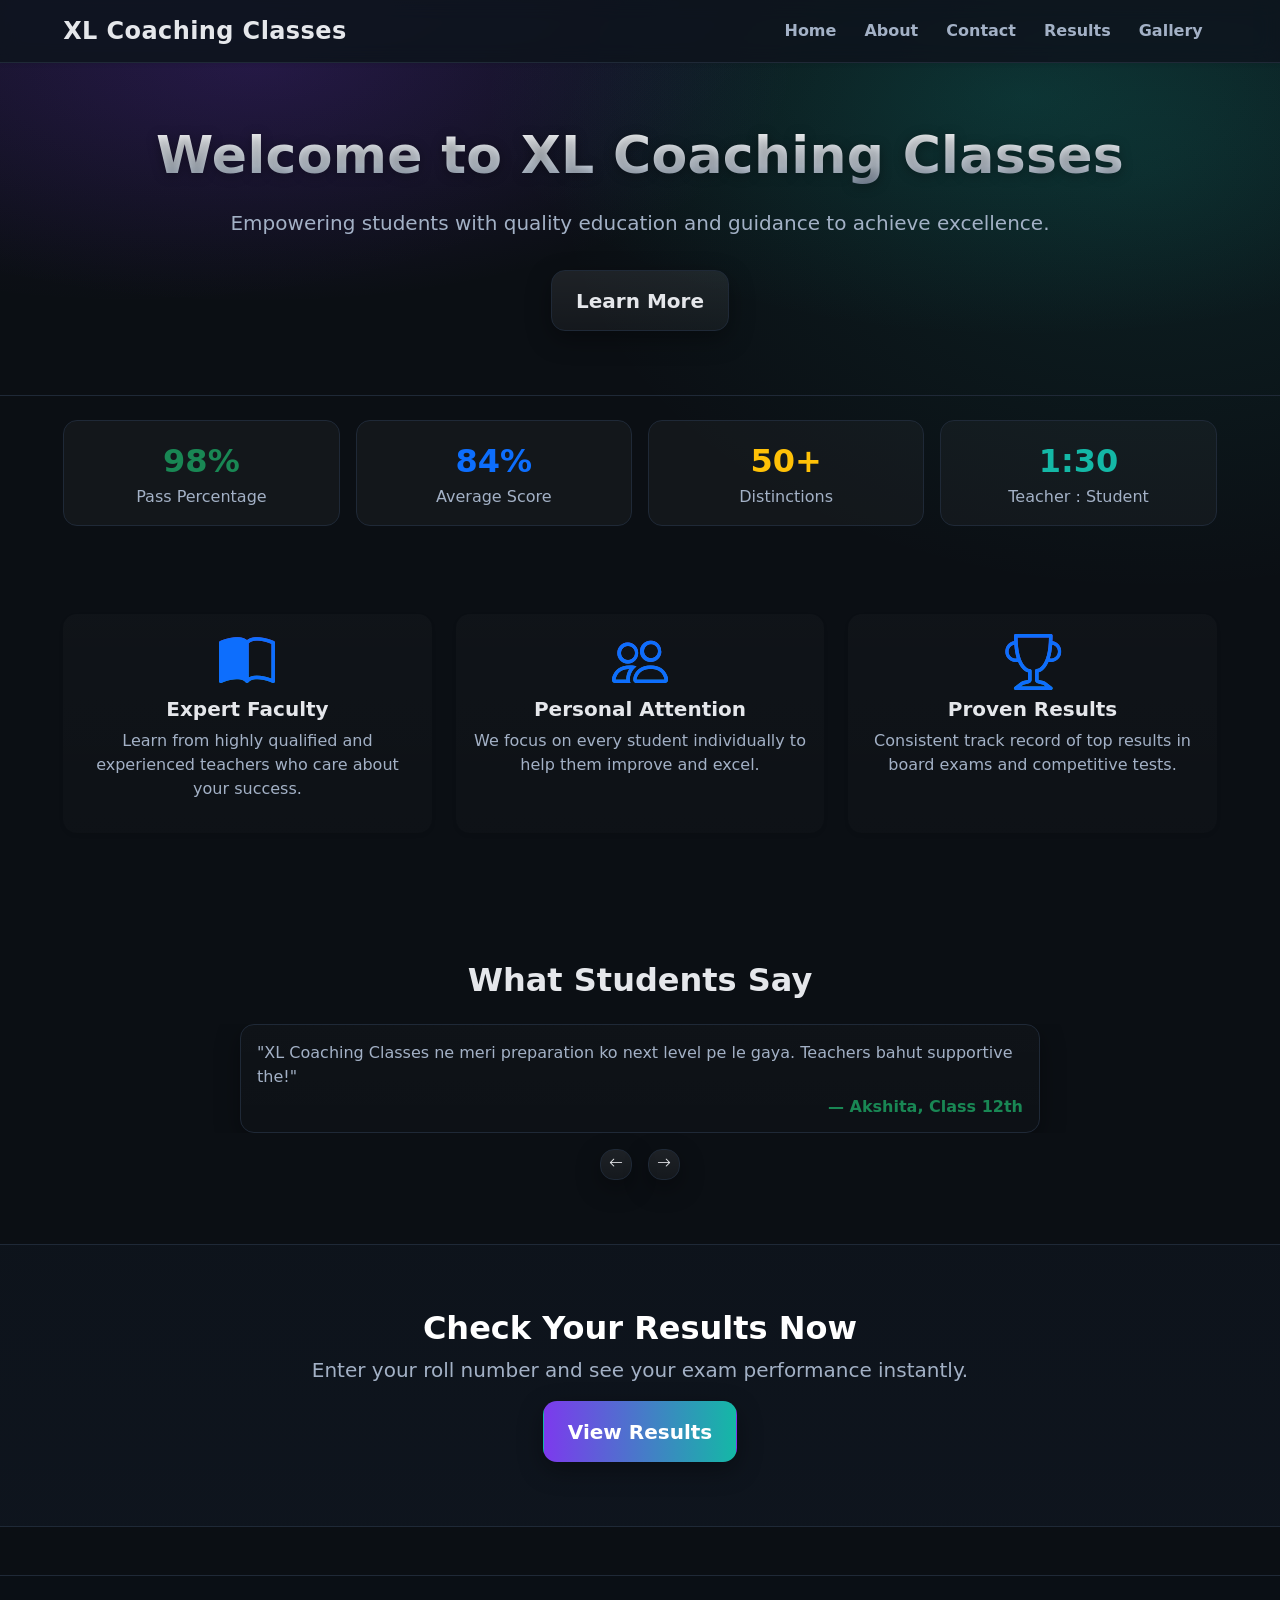
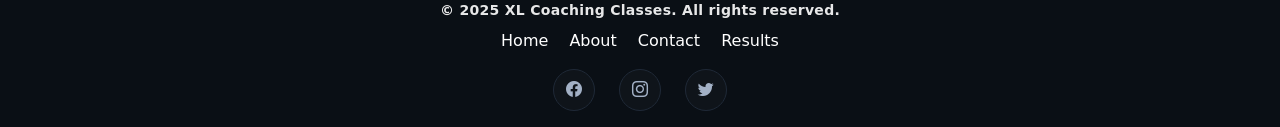
<file: index.html>
<!DOCTYPE html>
<html lang="en">

<head>
    <meta charset="UTF-8">
    <meta name="viewport" content="width=device-width, initial-scale=1.0">
    <title>XL CLASSES || LEARN TODAY LEAD TOMORROW</title>
    <link rel="stylesheet" href="styles.css">
    <link rel="shortcut icon" href="assets/favicon2.png" type="image/x-icon">
    <link href="https://cdn.jsdelivr.net/npm/bootstrap@5.3.3/dist/css/bootstrap.min.css" rel="stylesheet"
        integrity="sha384-QWTKZyjpPEjISv5WaRU9OFeRpok6YctnYmDr5pNlyT2bRjXh0JMhjY6hW+ALEwIH" crossorigin="anonymous">
    <style>
        :root {
            --bg: #0b0f14;
            --panel: #0f1620;
            --muted: #1b2430;
            --text: #e5e7eb;
            --text-dim: #a3b1c6;
            --accent: #7c3aed;
            --accent-2: #14b8a6;
            --border: #1f2937;
            --ring: #2563eb;
            --shadow: 0 8px 24px rgba(0, 0, 0, 0.35);
            --radius: 14px;
            --speed: 180ms;
        }

        html,
        body {
            background:
                radial-gradient(1200px 800px at 10% -10%, rgba(124, 58, 237, .12), transparent 60%),
                radial-gradient(1000px 700px at 90% 10%, rgba(20, 184, 166, .10), transparent 60%),
                var(--bg);
            color: var(--text);
            -webkit-font-smoothing: antialiased;
            -moz-osx-font-smoothing: grayscale;
        }

        .container {
            max-width: min(1200px, 92vw);
        }

        .custom-navbar {
            position: sticky;
            top: 0;
            z-index: 1030;
            background: rgba(15, 22, 32, 0.7) !important;
            backdrop-filter: saturate(120%) blur(10px);
            border-bottom: 1px solid var(--border);
        }

        .custom-navbar .navbar-brand {
            letter-spacing: .4px;
        }

        .custom-navbar .nav-link {
            color: var(--text-dim) !important;
            position: relative;
            transition: color var(--speed) ease;
            padding-inline: clamp(.5rem, 1.2vw, .85rem);
        }

        .custom-navbar .nav-link:hover,
        .custom-navbar .nav-link:focus {
            color: var(--text) !important;
        }

        .custom-navbar .nav-link::after {
            content: "";
            position: absolute;
            left: 10%;
            right: 10%;
            bottom: 6px;
            height: 2px;
            background: linear-gradient(90deg, var(--accent), var(--accent-2));
            transform: scaleX(0);
            transform-origin: left;
            transition: transform var(--speed) ease;
            border-radius: 2px;
        }

        .custom-navbar .nav-link:hover::after,
        .custom-navbar .nav-link:focus::after {
            transform: scaleX(1);
        }

        .navbar-toggler {
            border-color: var(--border) !important;
        }

        .navbar-toggler:focus {
            box-shadow: 0 0 0 3px rgba(37, 99, 235, .35);
        }

        .dropdown-menu {
            background: var(--panel);
            border: 1px solid var(--border);
        }

        .dropdown-item {
            color: var(--text-dim);
            transition: background var(--speed) ease, color var(--speed) ease;
        }

        .dropdown-item:hover,
        .dropdown-item:focus {
            background: var(--muted);
            color: var(--text);
        }

        .notice-bar {
            background: linear-gradient(90deg, rgba(124, 58, 237, .15), rgba(20, 184, 166, .15));
            border-bottom: 1px solid var(--border);
        }

        .notice-pill {
            display: inline-flex;
            align-items: center;
            gap: .5rem;
            padding: .5rem .9rem;
            border: 1px solid var(--border);
            border-radius: 999px;
            background: rgba(255, 255, 255, .04);
            color: var(--text);
            box-shadow: var(--shadow);
        }

        .notice-text {
            color: var(--text-dim);
            white-space: nowrap;
            overflow: hidden;
            text-overflow: ellipsis;
        }

        .hero-section {
            background:
                radial-gradient(900px 400px at 20% 0%, rgba(124, 58, 237, 0.18), transparent 60%),
                radial-gradient(900px 400px at 80% 10%, rgba(20, 184, 166, 0.16), transparent 60%);
            border-bottom: 1px solid var(--border);
        }

        .hero-section h1 {
            line-height: 1.1;
            letter-spacing: .3px;
            font-size: clamp(2rem, 5vw, 3.25rem);
            background: linear-gradient(180deg, #fff, #cbd5e1 60%, #64748b);
            -webkit-background-clip: text;
            background-clip: text;
            color: transparent;
        }

        .hero-section .lead {
            color: var(--text-dim);
            font-size: clamp(1rem, 2.2vw, 1.25rem);
        }

        .btn {
            border-radius: var(--radius);
            transition: transform var(--speed) ease, box-shadow var(--speed) ease, background var(--speed) ease, border-color var(--speed) ease;
        }

        .btn-light {
            color: var(--text);
            background: linear-gradient(180deg, rgba(255, 255, 255, .08), rgba(255, 255, 255, .04));
            border: 1px solid var(--border);
            box-shadow: var(--shadow);
        }

        .btn-light:hover,
        .btn-light:focus {
            transform: translateY(-1px);
            background: linear-gradient(180deg, rgba(255, 255, 255, .12), rgba(255, 255, 255, .06));
            box-shadow: 0 10px 28px rgba(0, 0, 0, .45);
        }

        .btn-primary {
            background: linear-gradient(90deg, var(--accent), var(--accent-2));
            border: 1px solid transparent;
            box-shadow: var(--shadow);
        }

        .btn-primary:hover,
        .btn-primary:focus {
            filter: brightness(1.05);
            transform: translateY(-1px);
        }

        .btn-lg {
            padding: clamp(.6rem, 1.5vw, .9rem) clamp(1rem, 2.5vw, 1.5rem);
        }

        .card {
            background: linear-gradient(180deg, rgba(255, 255, 255, .02), rgba(255, 255, 255, .01));
            border: 1px solid var(--border);
            border-radius: var(--radius);
            box-shadow: var(--shadow);
            transition: transform var(--speed) ease, box-shadow var(--speed) ease, border-color var(--speed) ease;
        }

        .card:hover {
            transform: translateY(-4px);
            box-shadow: 0 14px 36px rgba(0, 0, 0, .45);
            border-color: rgba(124, 58, 237, .35);
        }

        .card .card-body i {
            background: linear-gradient(180deg, var(--accent), var(--accent-2));
            -webkit-background-clip: text;
            background-clip: text;
            color: transparent;
        }

        .card .card-body h5 {
            color: var(--text);
        }

        .card .card-body p {
            color: var(--text-dim);
        }

        .stats-strip .stat {
            background: rgba(255, 255, 255, .03);
            border: 1px solid var(--border);
            border-radius: var(--radius);
            padding: 1rem;
        }

        .stats-strip .value {
            font-size: clamp(1.4rem, 3.5vw, 2rem);
            font-weight: 800;
        }

        .stats-strip .label {
            color: var(--text-dim);
        }

        section.py-5 {
            padding-block: clamp(2rem, 6vw, 4rem) !important;
        }

        .cta-section {
            background: linear-gradient(180deg, rgba(15, 22, 32, .6), rgba(15, 22, 32, .8));
            border-top: 1px solid var(--border);
            border-bottom: 1px solid var(--border);
        }

        .cta-section .lead {
            color: var(--text-dim);
        }

        .faq .accordion-item {
            background: rgba(255, 255, 255, .03);
            border: 1px solid var(--border);
            border-radius: var(--radius) !important;
            overflow: hidden;
        }

        .faq .accordion-button {
            background: rgba(255, 255, 255, .02);
            color: var(--text);
        }

        .faq .accordion-button:not(.collapsed) {
            color: var(--text);
            background: rgba(124, 58, 237, .12);
            border-bottom: 1px solid var(--border);
        }

        .faq .accordion-body {
            color: var(--text-dim);
        }

        footer.bg-dark {
            background: #0a0f15 !important;
            border-top: 1px solid var(--border);
        }

        footer a {
            color: var(--text-dim) !important;
        }

        footer a:hover,
        footer a:focus {
            color: var(--text) !important;
            text-decoration: none;
        }

        .social a {
            display: inline-flex;
            align-items: center;
            justify-content: center;
            width: 42px;
            height: 42px;
            border-radius: 50%;
            border: 1px solid var(--border);
            background: rgba(255, 255, 255, .02);
            transition: transform var(--speed) ease, border-color var(--speed) ease, background var(--speed) ease;
        }

        .social a:hover,
        .social a:focus {
            transform: translateY(-2px);
            background: rgba(124, 58, 237, .12);
            border-color: rgba(124, 58, 237, .45);
        }

        @media (max-width: 991.98px) {
            .custom-navbar .navbar-collapse {
                background: rgba(15, 22, 32, .9);
                border: 1px solid var(--border);
                border-radius: var(--radius);
                padding: .75rem;
                margin-top: .5rem;
            }
        }

        @media (prefers-reduced-motion: reduce) {
            * {
                transition: none !important;
                animation: none !important;
                scroll-behavior: auto !important;
            }
        }

        :focus-visible {
            outline: 2px solid var(--ring);
            outline-offset: 2px;
        }
    </style>
</head>

<body>
    <!-- Navbar -->
    <nav class="navbar navbar-expand-lg navbar-dark bg-primary shadow-sm custom-navbar">
        <div class="container">
            <!-- Brand / Logo -->
            <a class="navbar-brand fw-bold fs-4" href="./index.html">XL Coaching Classes</a>

            <!-- Mobile Toggle -->
            <button class="navbar-toggler" type="button" data-bs-toggle="collapse" data-bs-target="#navbarNav"
                aria-controls="navbarNav" aria-expanded="false" aria-label="Toggle navigation">
                <span class="navbar-toggler-icon"></span>
            </button>

            <!-- Links -->
            <div class="collapse navbar-collapse" id="navbarNav">
                <ul class="navbar-nav ms-auto align-items-lg-center">
                    <li class="nav-item">
                        <a class="nav-link fw-semibold" href="./index.html">Home</a>
                    </li>
                    <li class="nav-item">
                        <a class="nav-link fw-semibold" href="./about.html">About</a>
                    </li>
                    <li class="nav-item">
                        <a class="nav-link fw-semibold" href="./contact.html">Contact</a>
                    </li>
                    <li class="nav-item">
                        <a class="nav-link fw-semibold" href="./result.html">Results</a>
                    </li>
                    <!-- ✅ Gallery Dropdown -->
                    <li class="nav-item dropdown">
                        <a class="nav-link fw-semibold dropdown-toggle" href="#" id="galleryDropdown" role="button"
                            data-bs-toggle="dropdown" aria-expanded="false">
                            Gallery
                        </a>
                        <ul class="dropdown-menu dropdown-menu-end shadow-lg rounded-3 border-0"
                            aria-labelledby="galleryDropdown">
                            <li><a class="dropdown-item py-2" href="./photos.html">📷 Photos</a></li>
                            <li><a class="dropdown-item py-2" href="./videos.html">🎥 Videos</a></li>
                        </ul>
                    </li>
                </ul>
            </div>
        </div>
    </nav>



    <!-- Hero Section -->
    <section class="hero-section py-5">
        <div class="container">
            <h1 class="display-4 fw-bold pb-2">Welcome to XL Coaching Classes</h1>
            <p class="lead mt-3">Empowering students with quality education and guidance to achieve excellence.</p>
            <a href="./about.html" class="btn btn-light btn-lg mt-3">Learn More</a>
        </div>
    </section>

    <!-- Stats -->
    <section class="py-4">
        <div class="container stats-strip">
            <div class="row g-3 text-center">
                <div class="col-6 col-md-3">
                    <div class="stat">
                        <div class="value text-success">98%</div>
                        <div class="label">Pass Percentage</div>
                    </div>
                </div>
                <div class="col-6 col-md-3">
                    <div class="stat">
                        <div class="value text-primary">84%</div>
                        <div class="label">Average Score</div>
                    </div>
                </div>
                <div class="col-6 col-md-3">
                    <div class="stat">
                        <div class="value text-warning">50+</div>
                        <div class="label">Distinctions</div>
                    </div>
                </div>
                <div class="col-6 col-md-3">
                    <div class="stat">
                        <div class="value" style="color:#14b8a6;">1:30</div>
                        <div class="label">Teacher : Student</div>
                    </div>
                </div>
            </div>
        </div>
    </section>

    <!-- Highlights Section -->
    <section class="py-5">
        <div class="container">
            <div class="row text-center g-4">
                <div class="col-md-4">
                    <div class="card shadow-sm border-0 h-100">
                        <div class="card-body">
                            <i class="bi bi-book-half display-4 text-primary mb-3"></i>
                            <h5 class="fw-bold">Expert Faculty</h5>
                            <p>Learn from highly qualified and experienced teachers who care about your success.</p>
                        </div>
                    </div>
                </div>
                <div class="col-md-4">
                    <div class="card shadow-sm border-0 h-100">
                        <div class="card-body">
                            <i class="bi bi-people display-4 text-primary mb-3"></i>
                            <h5 class="fw-bold">Personal Attention</h5>
                            <p>We focus on every student individually to help them improve and excel.</p>
                        </div>
                    </div>
                </div>
                <div class="col-md-4">
                    <div class="card shadow-sm border-0 h-100">
                        <div class="card-body">
                            <i class="bi bi-trophy display-4 text-primary mb-3"></i>
                            <h5 class="fw-bold">Proven Results</h5>
                            <p>Consistent track record of top results in board exams and competitive tests.</p>
                        </div>
                    </div>
                </div>
            </div>
        </div>
    </section>

    <!-- Testimonials (Carousel) -->
    <section class="py-5">
        <div class="container">
            <h2 class="fw-bold text-center mb-4">What Students Say</h2>
            <div id="testiCarousel" class="carousel slide" data-bs-ride="carousel">
                <div class="carousel-inner">
                    <div class="carousel-item active">
                        <div class="card mx-auto" style="max-width:800px;">
                            <div class="card-body">
                                <p class="mb-2">"XL Coaching Classes ne meri preparation ko next level pe le gaya.
                                    Teachers bahut supportive the!"</p>
                                <h6 class="fw-bold text-end text-success mb-0">— Akshita, Class 12th</h6>
                            </div>
                        </div>
                    </div>
                    <div class="carousel-item">
                        <div class="card mx-auto" style="max-width:800px;">
                            <div class="card-body">
                                <p class="mb-2">"Regular tests aur doubt sessions ki wajah se mere marks improve hue.
                                    Thank you XL Classes!"</p>
                                <h6 class="fw-bold text-end text-success mb-0">— Bhawani Pratap Singh, Class 10th</h6>
                            </div>
                        </div>
                    </div>
                </div>
                <div class="d-flex justify-content-center gap-3 mt-3">
                    <button class="btn btn-light btn-sm" data-bs-target="#testiCarousel" data-bs-slide="prev"><i
                            class="bi bi-arrow-left"></i></button>
                    <button class="btn btn-light btn-sm" data-bs-target="#testiCarousel" data-bs-slide="next"><i
                            class="bi bi-arrow-right"></i></button>
                </div>
            </div>
        </div>
    </section>


    <!-- CTA Section -->
    <section class="cta-section text-center py-5">
        <div class="container">
            <h2 class="fw-bold">Check Your Results Now</h2>
            <p class="lead">Enter your roll number and see your exam performance instantly.</p>
            <a href="./result.html" class="btn btn-primary btn-lg">View Results</a>
        </div>
    </section>

    <!-- Footer -->
    <footer class="bg-dark text-white text-center mt-5 pt-4 pb-3">
        <div class="container">

            <!-- Copyright -->
            <p class="mb-2 fw-semibold small">
                © 2025 XL Coaching Classes. All rights reserved.
            </p>

            <!-- Quick Links -->
            <div class="row justify-content-center mb-3">
                <div class="col-auto">
                    <a href="./index.html" class="text-white text-decoration-none me-3">Home</a>
                    <a href="./about.html" class="text-white text-decoration-none me-3">About</a>
                    <a href="./contact.html" class="text-white text-decoration-none me-3">Contact</a>
                    <a href="./result.html" class="text-white text-decoration-none">Results</a>
                </div>
            </div>

            <!-- Social Media -->
            <div class="d-flex justify-content-center gap-4 social">
                <a href="#" aria-label="Facebook"><i class="bi bi-facebook"></i></a>
                <a href="https://www.instagram.com/xl_classes" aria-label="Instagram"><i
                        class="bi bi-instagram"></i></a>
                <a href="#" aria-label="Twitter"><i class="bi bi-twitter"></i></a>
            </div>

        </div>
    </footer>

    <!-- <script src="script.js"></script> -->
    <script src="https://cdn.jsdelivr.net/npm/bootstrap@5.3.3/dist/js/bootstrap.bundle.min.js"
        integrity="sha384-YvpcrYf0tY3lHB60NNkmXc5s9fDVZLESaAA55NDzOxhy9GkcIdslK1eN7N6jIeHz"
        crossorigin="anonymous"></script>
    <!-- Bootstrap Icons (for social media icons) -->
    <link rel="stylesheet" href="https://cdn.jsdelivr.net/npm/bootstrap-icons@1.11.3/font/bootstrap-icons.min.css">
</body>


</html>
</file>
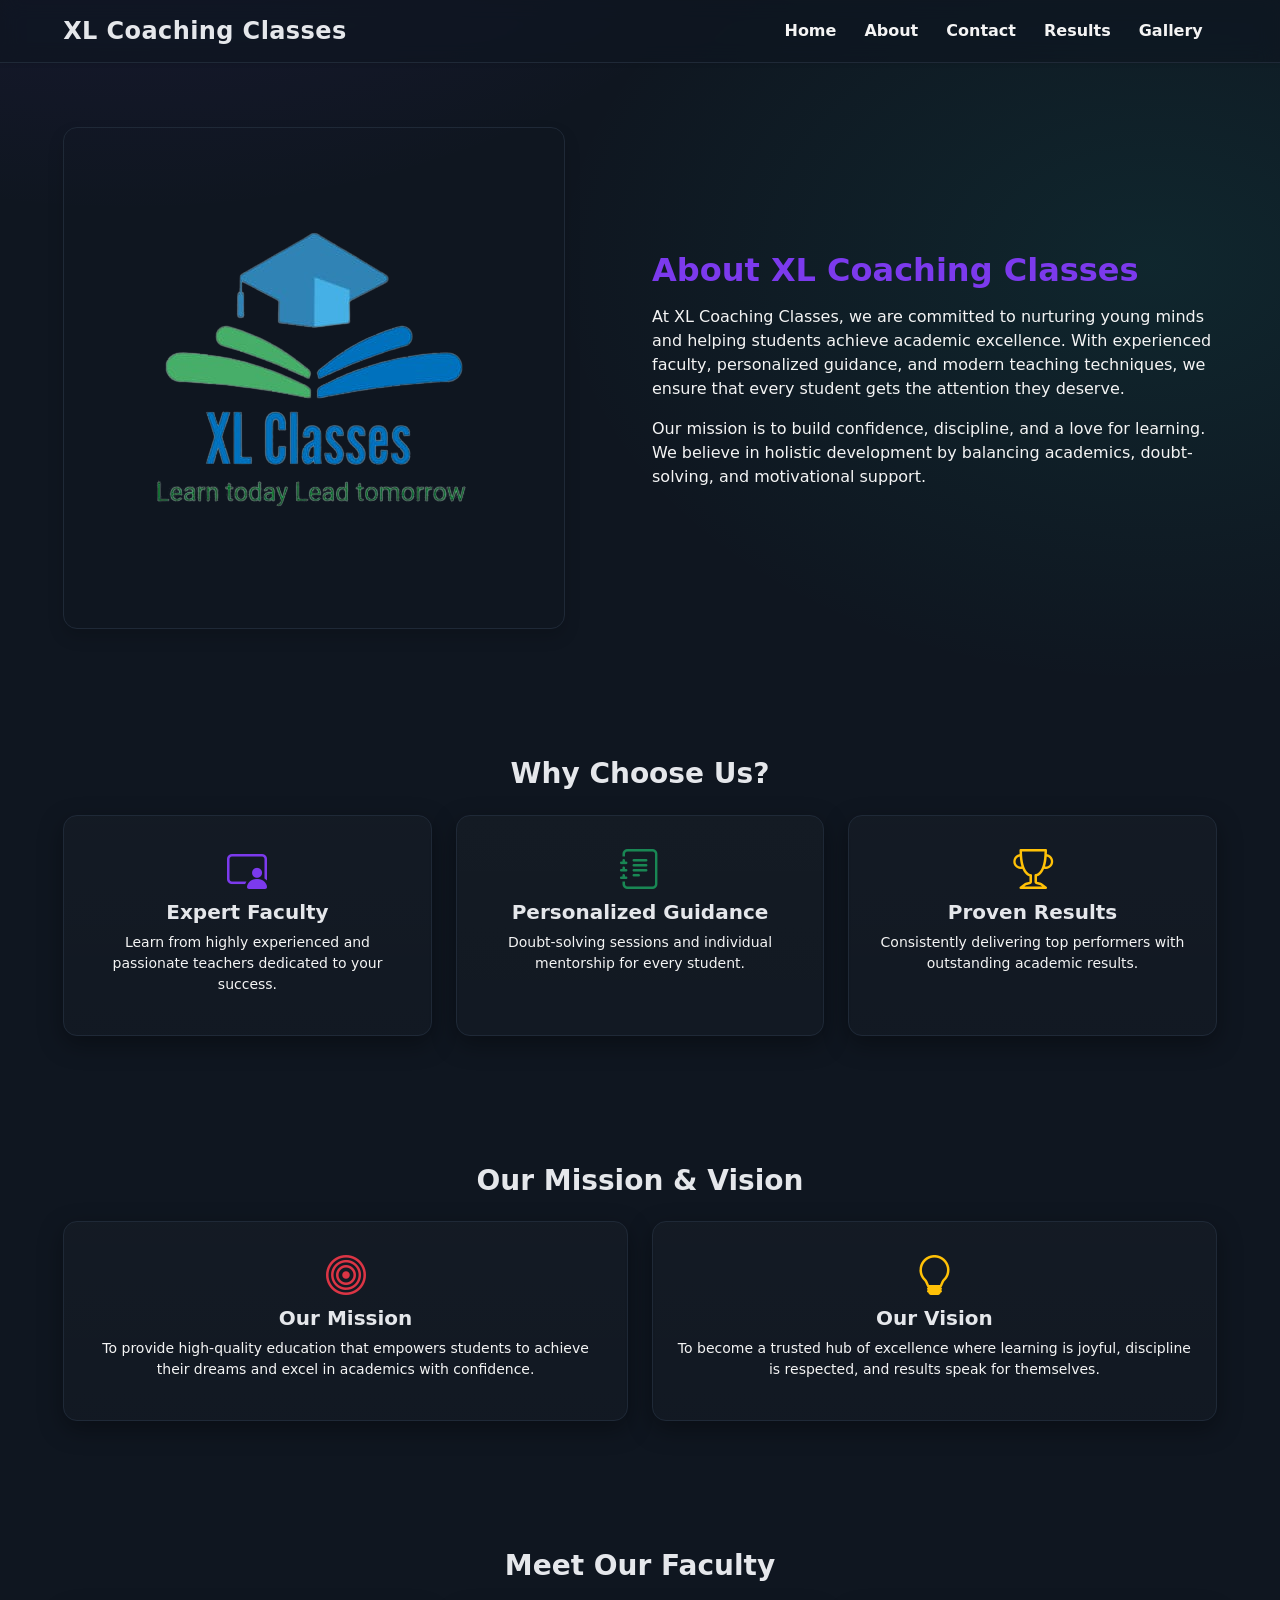
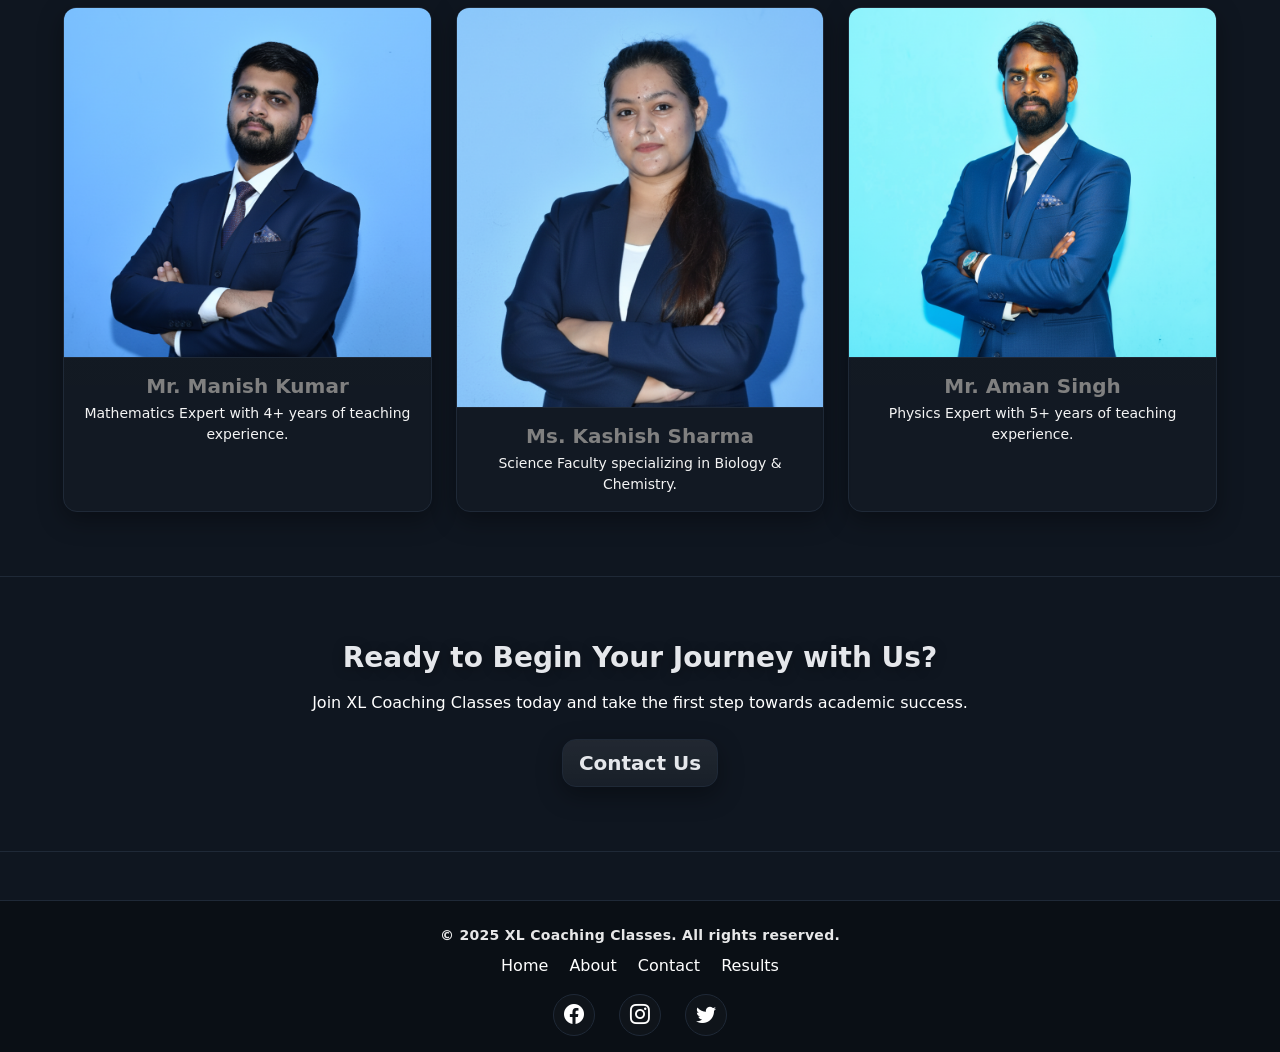
<file: about.html>
<!DOCTYPE html>
<html lang="en">

<head>
    <meta charset="UTF-8">
    <meta name="viewport" content="width=device-width, initial-scale=1.0">
    <title>XL CLASSES || LEARN TODAY LEAD TOMORROW</title>
    <link rel="stylesheet" href="styles.css">
    <link href="https://cdn.jsdelivr.net/npm/bootstrap@5.3.3/dist/css/bootstrap.min.css" rel="stylesheet"
        integrity="sha384-QWTKZyjpPEjISv5WaRU9OFeRpok6YctnYmDr5pNlyT2bRjXh0JMhjY6hW+ALEwIH" crossorigin="anonymous">
    <style>
        :root {
            --bg: #0b0f14;
            --panel: #0f1620;
            --muted: #1b2430;
            --text: #e5e7eb;
            --text-dim: #f4f4f4;
            --accent: #7c3aed;
            --accent-2: #14b8a6;
            --border: #1f2937;
            --ring: #2563eb;
            --shadow: 0 8px 24px rgba(0, 0, 0, 0.35);
            --radius: 14px;
            --speed: 180ms;
        }

        html,
        body {
            background: radial-gradient(1200px 800px at 10% -10%, rgba(124, 58, 237, 0.12), transparent 60%),
                radial-gradient(1000px 700px at 90% 10%, rgba(20, 184, 166, 0.10), transparent 60%),
                var(--bg);
            color: var(--text);
            -webkit-font-smoothing: antialiased;
            -moz-osx-font-smoothing: grayscale;
        }

        .bg-light {
            background-color: var(--panel) !important;
        }

        .text-primary {
            color: var(--accent) !important;
        }

        .custom-navbar {
            position: sticky;
            top: 0;
            z-index: 1030;
            background: rgba(15, 22, 32, 0.7) !important;
            backdrop-filter: saturate(120%) blur(10px);
            border-bottom: 1px solid var(--border);
        }

        .custom-navbar .navbar-brand {
            letter-spacing: .4px;
            color: var(--text) !important;
        }

        .custom-navbar .nav-link {
            color: var(--text-dim) !important;
            position: relative;
            transition: color var(--speed) ease;
            padding-inline: clamp(.5rem, 1.2vw, .85rem);
        }

        .custom-navbar .nav-link:hover,
        .custom-navbar .nav-link:focus {
            color: var(--text) !important;
        }

        .custom-navbar .nav-link::after {
            content: "";
            position: absolute;
            left: 10%;
            right: 10%;
            bottom: 6px;
            height: 2px;
            background: linear-gradient(90deg, var(--accent), var(--accent-2));
            transform: scaleX(0);
            transform-origin: left;
            transition: transform var(--speed) ease;
            border-radius: 2px;
        }

        .custom-navbar .nav-link:hover::after,
        .custom-navbar .nav-link:focus::after {
            transform: scaleX(1);
        }

        .navbar-toggler {
            border-color: var(--border) !important;
        }

        .navbar-toggler:focus {
            box-shadow: 0 0 0 3px rgba(37, 99, 235, .35);
        }

        .dropdown-menu {
            background: var(--panel);
            border: 1px solid var(--border);
        }

        .dropdown-item {
            color: var(--text-dim);
            transition: background var(--speed) ease, color var(--speed) ease;
        }

        .dropdown-item:hover,
        .dropdown-item:focus {
            background: var(--muted);
            color: var(--text);
        }

        section.py-5 {
            padding-block: clamp(2rem, 6vw, 4rem) !important;
        }

        .container {
            max-width: min(1200px, 92vw);
        }

        h2,
        h3,
        h5 {
            color: var(--text);
        }

        .text-muted {
            color: var(--text-dim) !important;
        }

        .img-fluid.rounded {
            border-radius: var(--radius) !important;
            box-shadow: var(--shadow);
            border: 1px solid var(--border);
        }

        .p-4.bg-white,
        .p-4.bg-light,
        .card {
            background: linear-gradient(180deg, rgba(255, 255, 255, 0.02), rgba(255, 255, 255, 0.01)) !important;
            border: 1px solid var(--border) !important;
            border-radius: var(--radius) !important;
            box-shadow: var(--shadow) !important;
            transition: transform var(--speed) ease, box-shadow var(--speed) ease, border-color var(--speed) ease;
        }

        .card:hover,
        .p-4.bg-light:hover,
        .p-4.bg-white:hover {
            transform: translateY(-4px);
            box-shadow: 0 14px 36px rgba(0, 0, 0, 0.45);
            border-color: rgba(124, 58, 237, 0.35) !important;
        }

        .card-img-top {
            object-fit: cover;
            border-top-left-radius: calc(var(--radius) - 2px);
            border-top-right-radius: calc(var(--radius) - 2px);
            border-bottom: 1px solid var(--border);
        }

        .card-title {
            color: grey;
            margin-bottom: .35rem;
        }

        .card-text {
            color: var(--text-dim);
        }

        .btn {
            border-radius: var(--radius);
            transition: transform var(--speed) ease, box-shadow var(--speed) ease, background var(--speed) ease, border-color var(--speed) ease;
        }

        .btn-light {
            color: var(--text);
            background: linear-gradient(180deg, rgba(255, 255, 255, 0.08), rgba(255, 255, 255, 0.04));
            border: 1px solid var(--border);
            box-shadow: var(--shadow);
        }

        .btn-light:hover,
        .btn-light:focus {
            transform: translateY(-1px);
            background: linear-gradient(180deg, rgba(255, 255, 255, 0.12), rgba(255, 255, 255, 0.06));
            box-shadow: 0 10px 28px rgba(0, 0, 0, 0.45);
        }

        .cta-section {
            background: linear-gradient(180deg, rgba(15, 22, 32, 0.6), rgba(15, 22, 32, 0.8));
            border-top: 1px solid var(--border);
            border-bottom: 1px solid var(--border);
            text-align: center;
        }

        footer.bg-dark {
            background: #0a0f15 !important;
            border-top: 1px solid var(--border);
        }

        footer a {
            color: var(--text-dim) !important;
        }

        footer a:hover,
        footer a:focus {
            color: var(--text) !important;
            text-decoration: none;
        }

        footer .d-flex.justify-content-center a {
            display: inline-flex;
            align-items: center;
            justify-content: center;
            width: 42px;
            height: 42px;
            border-radius: 50%;
            border: 1px solid var(--border);
            background: rgba(255, 255, 255, 0.02);
            transition: transform var(--speed) ease, border-color var(--speed) ease, background var(--speed) ease;
        }

        footer .d-flex.justify-content-center a:hover,
        footer .d-flex.justify-content-center a:focus {
            transform: translateY(-2px);
            background: rgba(124, 58, 237, 0.12);
            border-color: rgba(124, 58, 237, 0.45);
        }

        @media (max-width: 991.98px) {
            .custom-navbar .navbar-collapse {
                background: rgba(15, 22, 32, 0.95);
                border: 1px solid var(--border);
                border-radius: var(--radius);
                padding: .75rem;
                margin-top: .5rem;
            }
        }

        @media (prefers-reduced-motion: reduce) {
            * {
                transition: none !important;
                animation: none !important;
                scroll-behavior: auto !important;
            }
        }

        :focus-visible {
            outline: 2px solid var(--ring);
            outline-offset: 2px;
        }
    </style>
</head>

<body class="bg-light">

    <!-- Navbar -->
    <nav class="navbar navbar-expand-lg navbar-dark bg-primary shadow-sm custom-navbar">
        <div class="container">
            <!-- Brand / Logo -->
            <a class="navbar-brand fw-bold fs-4" href="./index.html">XL Coaching Classes</a>

            <!-- Mobile Toggle -->
            <button class="navbar-toggler" type="button" data-bs-toggle="collapse" data-bs-target="#navbarNav"
                aria-controls="navbarNav" aria-expanded="false" aria-label="Toggle navigation">
                <span class="navbar-toggler-icon"></span>
            </button>

            <!-- Links -->
            <div class="collapse navbar-collapse" id="navbarNav">
                <ul class="navbar-nav ms-auto align-items-lg-center">
                    <li class="nav-item">
                        <a class="nav-link fw-semibold" href="./index.html">Home</a>
                    </li>
                    <li class="nav-item">
                        <a class="nav-link fw-semibold" href="./about.html">About</a>
                    </li>
                    <li class="nav-item">
                        <a class="nav-link fw-semibold" href="./contact.html">Contact</a>
                    </li>
                    <li class="nav-item">
                        <a class="nav-link fw-semibold" href="./result.html">Results</a>
                    </li>
                    <!-- ✅ Gallery Dropdown -->
                    <li class="nav-item dropdown">
                        <a class="nav-link fw-semibold dropdown-toggle" href="#" id="galleryDropdown" role="button"
                            data-bs-toggle="dropdown" aria-expanded="false">
                            Gallery
                        </a>
                        <ul class="dropdown-menu dropdown-menu-end shadow-lg rounded-3 border-0"
                            aria-labelledby="galleryDropdown">
                            <li><a class="dropdown-item py-2" href="./photos.html">📷 Photos</a></li>
                            <li><a class="dropdown-item py-2" href="./videos.html">🎥 Videos</a></li>
                        </ul>
                    </li>
                </ul>
            </div>
        </div>
    </nav>

    <!-- About Section -->
    <section class="py-5">
        <div class="container">
            <div class="row align-items-center">
                <!-- Left Side: Image -->
                <div class="col-md-6 mb-4 mb-md-0">
                    <img src="./assets/xl classes.png" alt="Coaching Image" class="img-fluid rounded shadow">
                </div>
                <!-- Right Side: Text -->
                <div class="col-md-6">
                    <h2 class="fw-bold mb-3 text-primary">About XL Coaching Classes</h2>
                    <p class="text-muted">
                        At XL Coaching Classes, we are committed to nurturing young minds and helping students
                        achieve academic excellence. With experienced faculty, personalized guidance, and
                        modern teaching techniques, we ensure that every student gets the attention they deserve.
                    </p>
                    <p class="text-muted">
                        Our mission is to build confidence, discipline, and a love for learning.
                        We believe in holistic development by balancing academics, doubt-solving,
                        and motivational support.
                    </p>
                </div>
            </div>
        </div>
    </section>

    <!-- Our Values / Features Section -->
    <section class="py-5 bg-light">
        <div class="container text-center">
            <h3 class="fw-bold mb-4">Why Choose Us?</h3>
            <div class="row g-4">
                <div class="col-md-4">
                    <div class="p-4 shadow-sm rounded bg-white h-100">
                        <i class="bi bi-person-video3 fs-1 text-primary mb-3"></i>
                        <h5 class="fw-semibold">Expert Faculty</h5>
                        <p class="text-muted small">
                            Learn from highly experienced and passionate teachers dedicated to your success.
                        </p>
                    </div>
                </div>
                <div class="col-md-4">
                    <div class="p-4 shadow-sm rounded bg-white h-100">
                        <i class="bi bi-journal-text fs-1 text-success mb-3"></i>
                        <h5 class="fw-semibold">Personalized Guidance</h5>
                        <p class="text-muted small">
                            Doubt-solving sessions and individual mentorship for every student.
                        </p>
                    </div>
                </div>
                <div class="col-md-4">
                    <div class="p-4 shadow-sm rounded bg-white h-100">
                        <i class="bi bi-trophy fs-1 text-warning mb-3"></i>
                        <h5 class="fw-semibold">Proven Results</h5>
                        <p class="text-muted small">
                            Consistently delivering top performers with outstanding academic results.
                        </p>
                    </div>
                </div>
            </div>
        </div>
    </section>

    <!-- Mission & Vision Section -->
    <section class="py-5">
        <div class="container text-center">
            <h3 class="fw-bold mb-4">Our Mission & Vision</h3>
            <div class="row g-4">
                <div class="col-md-6">
                    <div class="p-4 bg-light rounded shadow-sm h-100">
                        <i class="bi bi-bullseye fs-1 text-danger mb-3"></i>
                        <h5 class="fw-semibold">Our Mission</h5>
                        <p class="text-muted small">
                            To provide high-quality education that empowers students
                            to achieve their dreams and excel in academics with confidence.
                        </p>
                    </div>
                </div>
                <div class="col-md-6">
                    <div class="p-4 bg-light rounded shadow-sm h-100">
                        <i class="bi bi-lightbulb fs-1 text-warning mb-3"></i>
                        <h5 class="fw-semibold">Our Vision</h5>
                        <p class="text-muted small">
                            To become a trusted hub of excellence where learning is joyful,
                            discipline is respected, and results speak for themselves.
                        </p>
                    </div>
                </div>
            </div>
        </div>
    </section>


    <!-- Faculty Section -->
    <section class="py-5 bg-light">
        <div class="container text-center">
            <h3 class="fw-bold mb-4">Meet Our Faculty</h3>
            <div class="row g-4">
                <div class="col-md-4">
                    <div class="card shadow-sm border-0 h-100">
                        <img src="./assets/manishSir1.png" class="card-img-top" alt="Faculty 1" height="350" width="250">
                        <div class="card-body">
                            <h5 class="card-title fw-semibold">Mr. Manish Kumar</h5>
                            <p class="card-text small text-muted">Mathematics Expert with 4+ years of teaching
                                experience.</p>
                        </div>
                    </div>
                </div>
                <div class="col-md-4">
                    <div class="card shadow-sm border-0 h-100">
                        <img src="./assets/kashishMam1.png" class="card-img-top" alt="Faculty 2" height="400"
                            width="250">
                        <div class="card-body">
                            <h5 class="card-title fw-semibold">Ms. Kashish Sharma</h5>
                            <p class="card-text small text-muted">Science Faculty specializing in Biology & Chemistry.
                            </p>
                        </div>
                    </div>
                </div>
                <div class="col-md-4">
                    <div class="card shadow-sm border-0 h-100">
                        <img src="./assets/amanSir1.png" class="card-img-top" alt="Faculty 3" height="350" width="250">
                        <div class="card-body">
                            <h5 class="card-title fw-semibold">Mr. Aman Singh</h5>
                            <p class="card-text small text-muted">Physics Expert with 5+ years of teaching experience.
                            </p>
                        </div>
                    </div>
                </div>
            </div>
        </div>
    </section>


    <!-- Call to Action -->
    <section class="cta-section py-5">
        <div class="container">
            <h3 class="fw-bold mb-3">Ready to Begin Your Journey with Us?</h3>
            <p class="mb-4">Join XL Coaching Classes today and take the first step towards academic success.</p>
            <a href="./contact.html" class="btn btn-light btn-lg fw-semibold">Contact Us</a>
        </div>
    </section>





    <!-- Footer -->
    <footer class="bg-dark text-white text-center mt-5 pt-4 pb-3">
        <div class="container">

            <!-- Copyright -->
            <p class="mb-2 fw-semibold small">
                © 2025 XL Coaching Classes. All rights reserved.
            </p>

            <!-- Quick Links -->
            <div class="row justify-content-center mb-3">
                <div class="col-auto">
                    <a href="./index.html" class="text-white text-decoration-none me-3">Home</a>
                    <a href="./about.html" class="text-white text-decoration-none me-3">About</a>
                    <a href="./contact.html" class="text-white text-decoration-none me-3">Contact</a>
                    <a href="./result.html" class="text-white text-decoration-none">Results</a>
                </div>
            </div>

            <!-- Social Media -->
            <div class="d-flex justify-content-center gap-4">
                <a href="#" class="text-white fs-5" aria-label="Facebook">
                    <i class="bi bi-facebook"></i>
                </a>
                <a href="https://www.instagram.com/xl_classes" class="text-white fs-5" aria-label="Instagram">
                    <i class="bi bi-instagram"></i>
                </a>
                <a href="#" class="text-white fs-5" aria-label="Twitter">
                    <i class="bi bi-twitter"></i>
                </a>
            </div>

        </div>
    </footer>




    <!-- <script src="script.js"></script> -->
    <script src="https://cdn.jsdelivr.net/npm/bootstrap@5.3.3/dist/js/bootstrap.bundle.min.js"
        integrity="sha384-YvpcrYf0tY3lHB60NNkmXc5s9fDVZLESaAA55NDzOxhy9GkcIdslK1eN7N6jIeHz"
        crossorigin="anonymous"></script>
    <!-- Bootstrap Icons (for social media icons) -->
    <link rel="stylesheet" href="https://cdn.jsdelivr.net/npm/bootstrap-icons@1.11.3/font/bootstrap-icons.min.css">
</body>

</html>
</file>
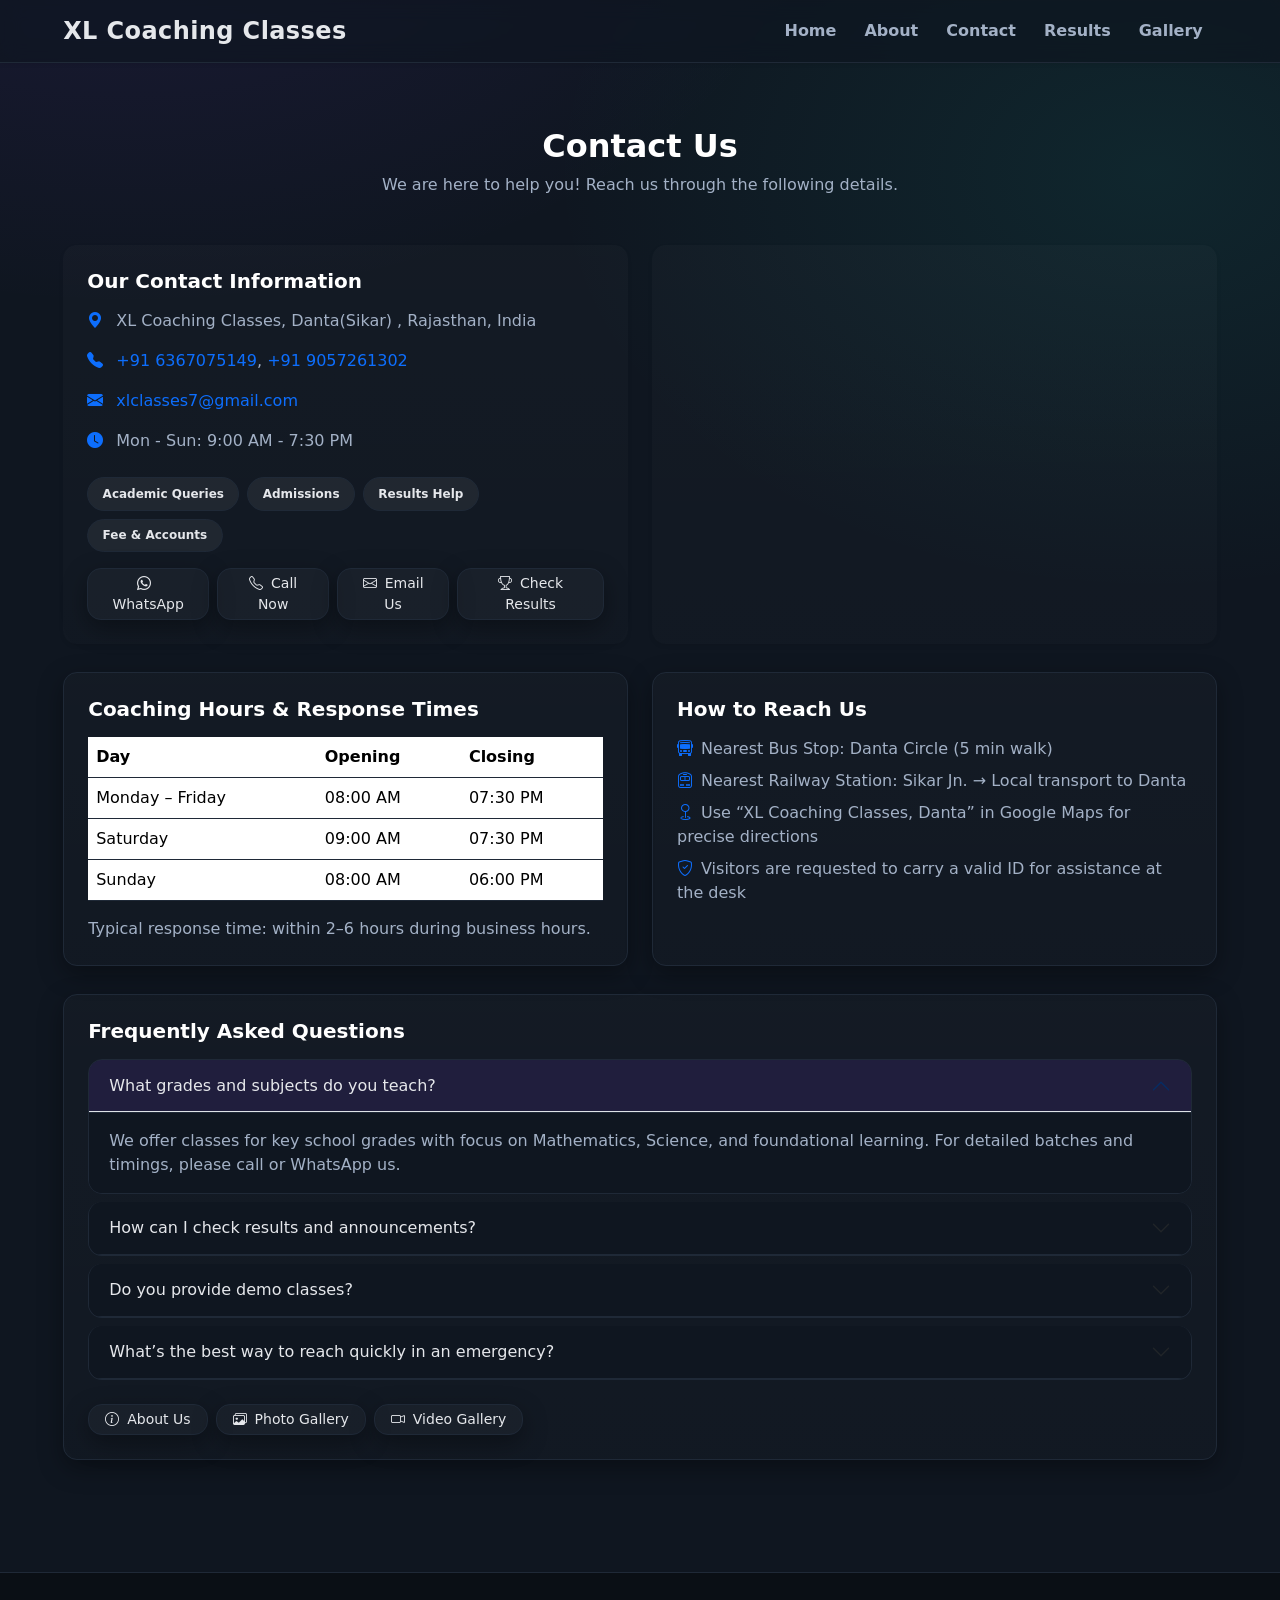
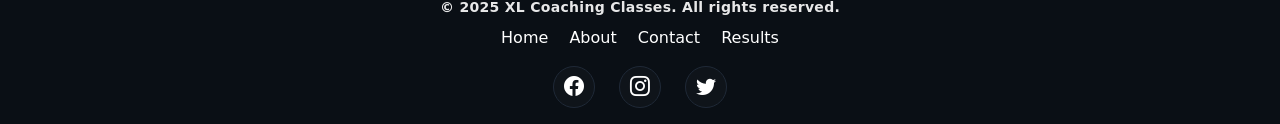
<file: contact.html>
<!DOCTYPE html>
<html lang="en">

<head>
    <meta charset="UTF-8">
    <meta name="viewport" content="width=device-width, initial-scale=1.0">
    <title>XL CLASSES || LEARN TODAY LEAD TOMORROW</title>
    <link rel="stylesheet" href="styles.css">
    <link href="https://cdn.jsdelivr.net/npm/bootstrap@5.3.3/dist/css/bootstrap.min.css" rel="stylesheet"
        integrity="sha384-QWTKZyjpPEjISv5WaRU9OFeRpok6YctnYmDr5pNlyT2bRjXh0JMhjY6hW+ALEwIH" crossorigin="anonymous">
    <style>
        :root {
            --bg: #0b0f14;
            --panel: #0f1620;
            --muted: #1b2430;
            --text: #e5e7eb;
            --text-dim: #a3b1c6;
            --accent: #7c3aed;
            --accent-2: #14b8a6;
            --border: #1f2937;
            --ring: #2563eb;
            --shadow: 0 8px 24px rgba(0, 0, 0, 0.35);
            --radius: 14px;
            --speed: 180ms;
        }

        html,
        body {
            background: radial-gradient(1200px 800px at 10% -10%, rgba(124, 58, 237, 0.12), transparent 60%),
                radial-gradient(1000px 700px at 90% 10%, rgba(20, 184, 166, 0.10), transparent 60%),
                var(--bg);
            color: var(--text);
            -webkit-font-smoothing: antialiased;
            -moz-osx-font-smoothing: grayscale;
        }

        .bg-light {
            background-color: var(--panel) !important;
        }

        .text-muted {
            color: var(--text-dim) !important;
        }

        .custom-navbar {
            position: sticky;
            top: 0;
            z-index: 1030;
            background: rgba(15, 22, 32, 0.7) !important;
            backdrop-filter: saturate(120%) blur(10px);
            border-bottom: 1px solid var(--border);
        }

        .custom-navbar .navbar-brand {
            color: var(--text) !important;
            letter-spacing: .4px;
        }

        .custom-navbar .nav-link {
            color: var(--text-dim) !important;
            position: relative;
            transition: color var(--speed) ease;
            padding-inline: clamp(.5rem, 1.2vw, .85rem);
        }

        .custom-navbar .nav-link:hover,
        .custom-navbar .nav-link:focus {
            color: var(--text) !important;
        }

        .custom-navbar .nav-link::after {
            content: "";
            position: absolute;
            left: 10%;
            right: 10%;
            bottom: 6px;
            height: 2px;
            background: linear-gradient(90deg, var(--accent), var(--accent-2));
            transform: scaleX(0);
            transform-origin: left;
            transition: transform var(--speed) ease;
            border-radius: 2px;
        }

        .custom-navbar .nav-link:hover::after,
        .custom-navbar .nav-link:focus::after {
            transform: scaleX(1);
        }

        .navbar-toggler {
            border-color: var(--border) !important;
        }

        .navbar-toggler:focus {
            box-shadow: 0 0 0 3px rgba(37, 99, 235, .35);
        }

        .dropdown-menu {
            background: var(--panel);
            border: 1px solid var(--border);
        }

        .dropdown-item {
            color: var(--text-dim);
            transition: background var(--speed) ease, color var(--speed) ease;
        }

        .dropdown-item:hover,
        .dropdown-item:focus {
            background: var(--muted);
            color: var(--text);
        }

        .container {
            max-width: min(1200px, 92vw);
        }

        section.py-5 {
            padding-block: clamp(2rem, 6vw, 4rem) !important;
        }

        .card {
            background: linear-gradient(180deg, rgba(255, 255, 255, 0.02), rgba(255, 255, 255, 0.01));
            border: 1px solid var(--border);
            border-radius: var(--radius);
            box-shadow: var(--shadow);
            transition: transform var(--speed) ease, box-shadow var(--speed) ease, border-color var(--speed) ease;
        }

        .card:hover {
            transform: translateY(-4px);
            box-shadow: 0 14px 36px rgba(0, 0, 0, 0.45);
            border-color: rgba(124, 58, 237, 0.35);
        }

        .quick-actions .btn {
            border-radius: var(--radius);
            border: 1px solid var(--border);
            background: rgba(255, 255, 255, 0.03);
            color: var(--text);
            box-shadow: var(--shadow);
            transition: transform var(--speed) ease, box-shadow var(--speed) ease, border-color var(--speed) ease, background var(--speed) ease;
        }

        .quick-actions .btn:hover,
        .quick-actions .btn:focus {
            transform: translateY(-2px);
            background: rgba(124, 58, 237, 0.12);
            border-color: rgba(124, 58, 237, 0.45);
        }

        .contact-badges .badge {
            background: rgba(255, 255, 255, 0.06);
            color: var(--text);
            border: 1px solid var(--border);
            border-radius: 999px;
            padding: .6rem .9rem;
        }

        .table {
            color: var(--text-dim);
            border-color: var(--border);
        }

        .table thead th {
            color: var(--text);
            border-color: var(--border);
        }

        .table tbody tr {
            background: transparent;
        }

        .table tbody tr:nth-child(even) {
            background: rgba(255, 255, 255, 0.02);
        }

        .table> :not(caption)>*>* {
            border-color: var(--border);
        }

        .accordion-item {
            background: transparent;
            border: 1px solid var(--border);
            border-radius: var(--radius) !important;
            overflow: hidden;
        }

        .accordion-button {
            background: var(--panel);
            color: var(--text);
            box-shadow: none;
            border-bottom: 1px solid var(--border);
        }

        .accordion-button:not(.collapsed) {
            color: var(--text);
            background: rgba(124, 58, 237, 0.12);
        }

        .accordion-button:focus {
            box-shadow: 0 0 0 3px rgba(37, 99, 235, .35);
        }

        .accordion-body {
            color: var(--text-dim);
            background: var(--panel);
        }

        .cta-section {
            background: linear-gradient(180deg, rgba(15, 22, 32, 0.6), rgba(15, 22, 32, 0.8));
            border-top: 1px solid var(--border);
            border-bottom: 1px solid var(--border);
        }

        footer.bg-dark {
            background: #0a0f15 !important;
            border-top: 1px solid var(--border);
        }

        footer a {
            color: var(--text-dim) !important;
        }

        footer a:hover,
        footer a:focus {
            color: var(--text) !important;
            text-decoration: none;
        }

        footer .d-flex.justify-content-center a {
            display: inline-flex;
            align-items: center;
            justify-content: center;
            width: 42px;
            height: 42px;
            border-radius: 50%;
            border: 1px solid var(--border);
            background: rgba(255, 255, 255, 0.02);
            transition: transform var(--speed) ease, border-color var(--speed) ease, background var(--speed) ease;
        }

        footer .d-flex.justify-content-center a:hover,
        footer .d-flex.justify-content-center a:focus {
            transform: translateY(-2px);
            background: rgba(124, 58, 237, 0.12);
            border-color: rgba(124, 58, 237, 0.45);
        }

        @media (max-width: 991.98px) {
            .custom-navbar .navbar-collapse {
                background: rgba(15, 22, 32, 0.95);
                border: 1px solid var(--border);
                border-radius: var(--radius);
                padding: .75rem;
                margin-top: .5rem;
            }
        }

        @media (prefers-reduced-motion: reduce) {
            * {
                transition: none !important;
                animation: none !important;
                scroll-behavior: auto !important;
            }
        }

        :focus-visible {
            outline: 2px solid var(--ring);
            outline-offset: 2px;
        }
        .card-body p{
            color: var(--text-dim);
        }
        .fw-bold{
            color: white !important;
        }
        .columnsColor *{
            color: black !important;
        }
    </style>
</head>

<body class="bg-light">

    <!-- Navbar -->
    <nav class="navbar navbar-expand-lg navbar-dark bg-primary shadow-sm custom-navbar">
        <div class="container">
            <!-- Brand / Logo -->
            <a class="navbar-brand fw-bold fs-4" href="./index.html">XL Coaching Classes</a>

            <!-- Mobile Toggle -->
            <button class="navbar-toggler" type="button" data-bs-toggle="collapse" data-bs-target="#navbarNav"
                aria-controls="navbarNav" aria-expanded="false" aria-label="Toggle navigation">
                <span class="navbar-toggler-icon"></span>
            </button>

            <!-- Links -->
            <div class="collapse navbar-collapse" id="navbarNav">
                <ul class="navbar-nav ms-auto align-items-lg-center">
                    <li class="nav-item">
                        <a class="nav-link fw-semibold" href="./index.html">Home</a>
                    </li>
                    <li class="nav-item">
                        <a class="nav-link fw-semibold" href="./about.html">About</a>
                    </li>
                    <li class="nav-item">
                        <a class="nav-link fw-semibold" href="./contact.html">Contact</a>
                    </li>
                    <li class="nav-item">
                        <a class="nav-link fw-semibold" href="./result.html">Results</a>
                    </li>
                    <!-- ✅ Gallery Dropdown -->
                    <li class="nav-item dropdown">
                        <a class="nav-link fw-semibold dropdown-toggle" href="#" id="galleryDropdown" role="button"
                            data-bs-toggle="dropdown" aria-expanded="false">
                            Gallery
                        </a>
                        <ul class="dropdown-menu dropdown-menu-end shadow-lg rounded-3 border-0"
                            aria-labelledby="galleryDropdown">
                            <li><a class="dropdown-item py-2" href="./photos.html">📷 Photos</a></li>
                            <li><a class="dropdown-item py-2" href="./videos.html">🎥 Videos</a></li>
                        </ul>
                    </li>
                </ul>
            </div>
        </div>
    </nav>

    <!-- Contact Page -->
    <section class="py-5">
        <div class="container">
            <!-- Title -->
            <div class="text-center mb-5">
                <h2 class="fw-bold">Contact Us</h2>
                <p class="text-muted">We are here to help you! Reach us through the following details.</p>
            </div>

            <div class="row g-4">
                <!-- Contact Info -->
                <div class="col-lg-6">
                    <div class="card shadow-sm border-0 h-100">
                        <div class="card-body p-4">
                            <h5 class="fw-bold mb-3">Our Contact Information</h5>
                            <p class="mb-3"><i class="bi bi-geo-alt-fill text-primary me-2"></i>
                                XL Coaching Classes, Danta(Sikar) , Rajasthan, India</p>
                            <p class="mb-3"><i class="bi bi-telephone-fill text-primary me-2"></i>
                                <a class="link-underline link-underline-opacity-0" href="tel:+916367075149">+91
                                    6367075149</a>, <a class="link-underline link-underline-opacity-0"
                                    href="tel:+919057261302">+91 9057261302</a>
                            </p>
                            <p class="mb-3"><i class="bi bi-envelope-fill text-primary me-2"></i>
                                <a class="link-underline link-underline-opacity-0"
                                    href="mailto:xlclasses7@gmail.com">xlclasses7@gmail.com</a>
                            </p>
                            <p class="mb-4"><i class="bi bi-clock-fill text-primary me-2"></i>
                                Mon - Sun: 9:00 AM - 7:30 PM</p>

                            <div class="d-flex flex-wrap gap-2 contact-badges mb-3">
                                <span class="badge">Academic Queries</span>
                                <span class="badge">Admissions</span>
                                <span class="badge">Results Help</span>
                                <span class="badge">Fee & Accounts</span>
                            </div>

                            <div class="quick-actions d-grid d-sm-flex gap-2">
                                <a href="https://wa.me/916367075149" class="btn btn-sm px-3"><i
                                        class="bi bi-whatsapp me-2"></i>WhatsApp</a>
                                <a href="tel:+919057261302" class="btn btn-sm px-3"><i
                                        class="bi bi-telephone me-2"></i>Call Now</a>
                                <a href="mailto:xlclasses7@gmail.com?subject=Inquiry%20-%20XL%20Coaching%20Classes"
                                    class="btn btn-sm px-3"><i class="bi bi-envelope me-2"></i>Email Us</a>
                                <a href="./result.html" class="btn btn-sm px-3"><i class="bi bi-trophy me-2"></i>Check
                                    Results</a>
                            </div>
                        </div>
                    </div>
                </div>

                <!-- Google Map -->
                <div class="col-lg-6">
                    <div class="card shadow-sm border-0 h-100">
                        <div class="card-body p-0">
                            <div class="ratio ratio-16x9">
                                <iframe
                                    src="https://www.google.com/maps/embed?pb=!1m18!1m12!1m3!1d3545.7400758170656!2d75.18600717549494!3d27.290017776424257!2m3!1f0!2f0!3f0!3m2!1i1024!2i768!4f13.1!3m3!1m2!1s0x396c8f7687f1189d%3A0x1e02b8e6217a647e!2sXl%20classes!5e0!3m2!1sen!2sin!4v1756029500352!5m2!1sen!2sin"
                                    width="600" height="450" style="border:0;" allowfullscreen="" loading="lazy"
                                    referrerpolicy="no-referrer-when-downgrade"></iframe>
                            </div>
                        </div>
                    </div>
                </div>
            </div>

            <div class="row g-4 mt-1">
                <div class="col-lg-6">
                    <div class="card h-100">
                        <div class="card-body p-4">
                            <h5 class="fw-bold mb-3">Coaching Hours & Response Times</h5>
                            <div class="table-responsive">
                                <table class="table align-middle mb-3">
                                    <thead>
                                        <tr class="columnsColor">
                                            <th scope="col">Day</th>
                                            <th scope="col">Opening</th>
                                            <th scope="col">Closing</th>
                                        </tr>
                                    </thead>
                                    <tbody>
                                        <tr>
                                            <td>Monday – Friday</td>
                                            <td>08:00 AM</td>
                                            <td>07:30 PM</td>
                                        </tr>
                                        <tr>
                                            <td>Saturday</td>
                                            <td>09:00 AM</td>
                                            <td>07:30 PM</td>
                                        </tr>
                                        <tr>
                                            <td>Sunday</td>
                                            <td>08:00 AM</td>
                                            <td>06:00 PM</td>
                                        </tr>
                                    </tbody>
                                </table>
                            </div>
                            <p class="text-muted mb-0">Typical response time: within 2–6 hours during business hours.
                            </p>
                        </div>
                    </div>
                </div>

                <div class="col-lg-6">
                    <div class="card h-100">
                        <div class="card-body p-4">
                            <h5 class="fw-bold mb-3">How to Reach Us</h5>
                            <ul class="list-unstyled text-muted mb-0">
                                <li class="mb-2"><i class="bi bi-bus-front me-2 text-primary"></i>Nearest Bus Stop:
                                    Danta Circle (5 min walk)</li>
                                <li class="mb-2"><i class="bi bi-train-front me-2 text-primary"></i>Nearest Railway
                                    Station: Sikar Jn. → Local transport to Danta</li>
                                <li class="mb-2"><i class="bi bi-geo me-2 text-primary"></i>Use “XL Coaching Classes,
                                    Danta” in Google Maps for precise directions</li>
                                <li class="mb-2"><i class="bi bi-shield-check me-2 text-primary"></i>Visitors are
                                    requested to carry a valid ID for assistance at the desk</li>
                            </ul>
                        </div>
                    </div>
                </div>
            </div>

            <div class="row g-4 mt-1">
                <div class="col-12">
                    <div class="card">
                        <div class="card-body p-4">
                            <h5 class="fw-bold mb-3">Frequently Asked Questions</h5>
                            <div class="accordion" id="contactFAQ">
                                <div class="accordion-item">
                                    <h2 class="accordion-header" id="faqOne">
                                        <button class="accordion-button" type="button" data-bs-toggle="collapse"
                                            data-bs-target="#faqOneCollapse" aria-expanded="true"
                                            aria-controls="faqOneCollapse">
                                            What grades and subjects do you teach?
                                        </button>
                                    </h2>
                                    <div id="faqOneCollapse" class="accordion-collapse collapse show"
                                        aria-labelledby="faqOne" data-bs-parent="#contactFAQ">
                                        <div class="accordion-body">
                                            We offer classes for key school grades with focus on Mathematics, Science,
                                            and foundational learning. For detailed batches and timings, please call or
                                            WhatsApp us.
                                        </div>
                                    </div>
                                </div>

                                <div class="accordion-item mt-2">
                                    <h2 class="accordion-header" id="faqTwo">
                                        <button class="accordion-button collapsed" type="button"
                                            data-bs-toggle="collapse" data-bs-target="#faqTwoCollapse"
                                            aria-expanded="false" aria-controls="faqTwoCollapse">
                                            How can I check results and announcements?
                                        </button>
                                    </h2>
                                    <div id="faqTwoCollapse" class="accordion-collapse collapse"
                                        aria-labelledby="faqTwo" data-bs-parent="#contactFAQ">
                                        <div class="accordion-body">
                                            Use the “Results” page from the top menu for the latest updates. If you face
                                            any issue, ping us on WhatsApp from the quick actions above.
                                        </div>
                                    </div>
                                </div>

                                <div class="accordion-item mt-2">
                                    <h2 class="accordion-header" id="faqThree">
                                        <button class="accordion-button collapsed" type="button"
                                            data-bs-toggle="collapse" data-bs-target="#faqThreeCollapse"
                                            aria-expanded="false" aria-controls="faqThreeCollapse">
                                            Do you provide demo classes?
                                        </button>
                                    </h2>
                                    <div id="faqThreeCollapse" class="accordion-collapse collapse"
                                        aria-labelledby="faqThree" data-bs-parent="#contactFAQ">
                                        <div class="accordion-body">
                                            Yes, demo sessions are available on request based on batch availability.
                                            Contact us to schedule a slot.
                                        </div>
                                    </div>
                                </div>

                                <div class="accordion-item mt-2">
                                    <h2 class="accordion-header" id="faqFour">
                                        <button class="accordion-button collapsed" type="button"
                                            data-bs-toggle="collapse" data-bs-target="#faqFourCollapse"
                                            aria-expanded="false" aria-controls="faqFourCollapse">
                                            What’s the best way to reach quickly in an emergency?
                                        </button>
                                    </h2>
                                    <div id="faqFourCollapse" class="accordion-collapse collapse"
                                        aria-labelledby="faqFour" data-bs-parent="#contactFAQ">
                                        <div class="accordion-body">
                                            For urgent matters related to students during class hours, call <a
                                                href="tel:+919057261302">+91 9057261302</a>. For academic or results
                                            queries, WhatsApp us for the fastest response.
                                        </div>
                                    </div>
                                </div>
                            </div>

                            <div class="d-flex flex-wrap gap-2 mt-4 quick-actions">
                                <a href="./about.html" class="btn btn-sm px-3"><i
                                        class="bi bi-info-circle me-2"></i>About Us</a>
                                <a href="./photos.html" class="btn btn-sm px-3"><i class="bi bi-images me-2"></i>Photo
                                    Gallery</a>
                                <a href="./videos.html" class="btn btn-sm px-3"><i
                                        class="bi bi-camera-video me-2"></i>Video Gallery</a>
                            </div>
                        </div>
                    </div>
                </div>
            </div>

        </div>
    </section>




    <!-- Footer -->
    <footer class="bg-dark text-white text-center mt-5 pt-4 pb-3">
        <div class="container">

            <!-- Copyright -->
            <p class="mb-2 fw-semibold small">
                © 2025 XL Coaching Classes. All rights reserved.
            </p>

            <!-- Quick Links -->
            <div class="row justify-content-center mb-3">
                <div class="col-auto">
                    <a href="./index.html" class="text-white text-decoration-none me-3">Home</a>
                    <a href="./about.html" class="text-white text-decoration-none me-3">About</a>
                    <a href="./contact.html" class="text-white text-decoration-none me-3">Contact</a>
                    <a href="./result.html" class="text-white text-decoration-none">Results</a>
                </div>
            </div>

            <!-- Social Media -->
            <div class="d-flex justify-content-center gap-4">
                <a href="#" class="text-white fs-5" aria-label="Facebook">
                    <i class="bi bi-facebook"></i>
                </a>
                <a href="https://www.instagram.com/xl_classes" class="text-white fs-5" aria-label="Instagram">
                    <i class="bi bi-instagram"></i>
                </a>
                <a href="#" class="text-white fs-5" aria-label="Twitter">
                    <i class="bi bi-twitter"></i>
                </a>
            </div>

        </div>
    </footer>




    <!-- <script src="script.js"></script> -->
    <script src="https://cdn.jsdelivr.net/npm/bootstrap@5.3.3/dist/js/bootstrap.bundle.min.js"
        integrity="sha384-YvpcrYf0tY3lHB60NNkmXc5s9fDVZLESaAA55NDzOxhy9GkcIdslK1eN7N6jIeHz"
        crossorigin="anonymous"></script>
    <!-- Bootstrap Icons (for social media icons) -->
    <link rel="stylesheet" href="https://cdn.jsdelivr.net/npm/bootstrap-icons@1.11.3/font/bootstrap-icons.min.css">
</body>

</html>
</file>
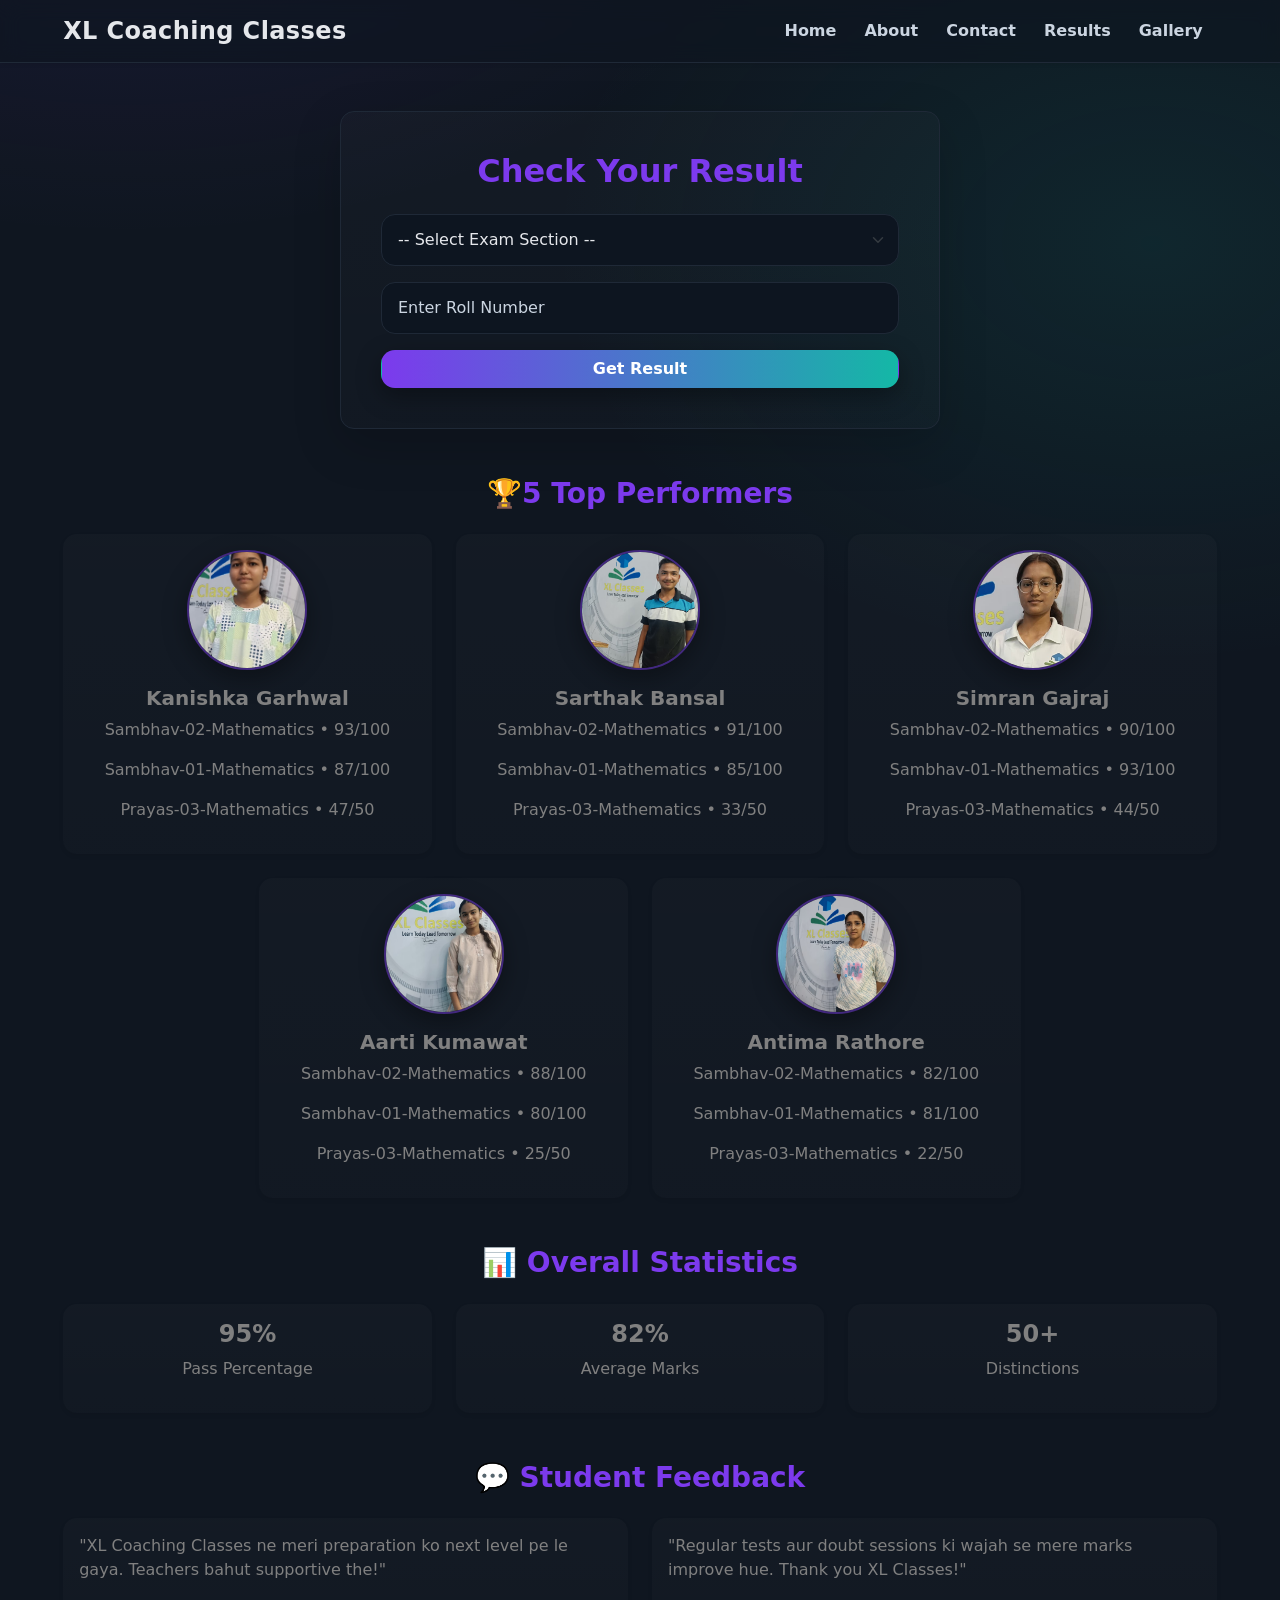
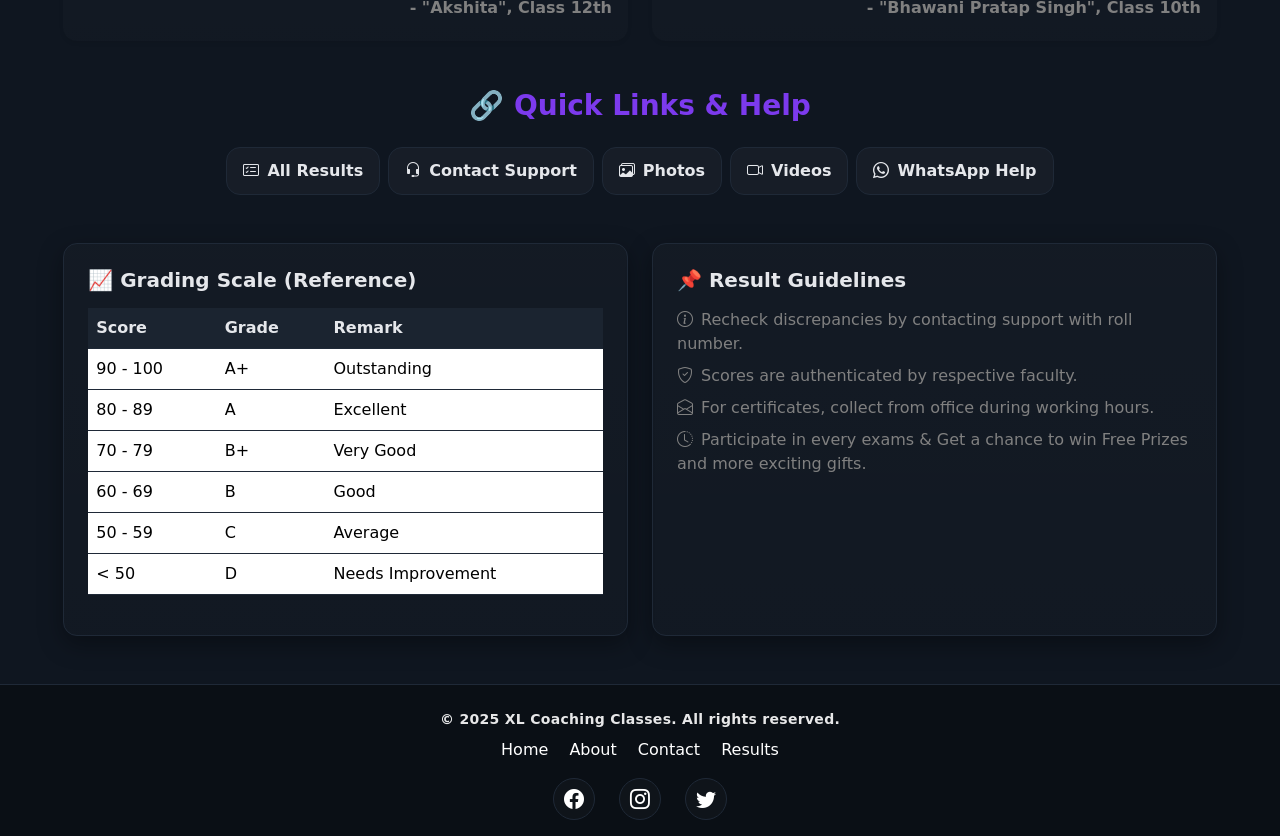
<file: result.html>
<!DOCTYPE html>
<html lang="en">

<head>
  <meta charset="UTF-8">
  <meta name="viewport" content="width=device-width, initial-scale=1.0">
  <title>Coaching Class Result Portal</title>
  <link rel="stylesheet" href="styles.css">
  <link href="https://cdn.jsdelivr.net/npm/bootstrap@5.3.3/dist/css/bootstrap.min.css" rel="stylesheet"
    integrity="sha384-QWTKZyjpPEjISv5WaRU9OFeRpok6YctnYmDr5pNlyT2bRjXh0JMhjY6hW+ALEwIH" crossorigin="anonymous">
  <!-- <style>
    .result-marquee {
      width: 100%;
      overflow: hidden;
      background-color: #fff3cd;
      border: 2px solid #ffc107;
      border-radius: 10px;
      padding: 10px 0;
      font-size: 18px;
      /* mobile friendly */
      font-weight: bold;
      color: #ff0000;
      box-shadow: 0 4px 10px rgba(0, 0, 0, 0.1);
      position: relative;
    }

    .result-marquee p {
      display: inline-block;
      white-space: nowrap;
      position: relative;
      /* relative for smooth start */
      animation: marquee 12s linear infinite;
      margin: 0;
    }

    .result-marquee a {
      color: #007bff;
      text-decoration: underline;
    }

    @keyframes marquee {
      0% {
        transform: translateX(100%);
      }

      100% {
        transform: translateX(-100%);
      }
    }
  </style> -->
  <style>
    :root {
      --bg: #0b0f14;
      --panel: #0f1620;
      --muted: #1b2430;
      --text: #e5e7eb;
      --text-dim: #cbd5e1;
      --accent: #7c3aed;
      --accent-2: #14b8a6;
      --border: #1f2937;
      --ring: #2563eb;
      --shadow: 0 8px 24px rgba(0, 0, 0, 0.35);
      --radius: 14px;
      --speed: 180ms;
    }

    html,
    body {
      background: radial-gradient(1200px 800px at 10% -10%, rgba(124, 58, 237, 0.12), transparent 60%),
        radial-gradient(1000px 700px at 90% 10%, rgba(20, 184, 166, 0.10), transparent 60%),
        var(--bg);
      color: var(--text);
      -webkit-font-smoothing: antialiased;
      -moz-osx-font-smoothing: grayscale;
    }

    .bg-light {
      background-color: var(--panel) !important;
    }

    .text-primary {
      color: var(--accent) !important;
    }

    .text-muted {
      color: var(--text-dim) !important;
    }

    .custom-navbar {
      position: sticky;
      top: 0;
      z-index: 1030;
      background: rgba(15, 22, 32, 0.7) !important;
      backdrop-filter: saturate(120%) blur(10px);
      border-bottom: 1px solid var(--border);
    }

    .custom-navbar .navbar-brand {
      color: var(--text) !important;
      letter-spacing: .4px;
    }

    .custom-navbar .nav-link {
      color: var(--text-dim) !important;
      position: relative;
      transition: color var(--speed) ease;
      padding-inline: clamp(.5rem, 1.2vw, .85rem);
    }

    .custom-navbar .nav-link:hover,
    .custom-navbar .nav-link:focus {
      color: var(--text) !important;
    }

    .custom-navbar .nav-link::after {
      content: "";
      position: absolute;
      left: 10%;
      right: 10%;
      bottom: 6px;
      height: 2px;
      background: linear-gradient(90deg, var(--accent), var(--accent-2));
      transform: scaleX(0);
      transform-origin: left;
      transition: transform var(--speed) ease;
      border-radius: 2px;
    }

    .custom-navbar .nav-link:hover::after,
    .custom-navbar .nav-link:focus::after {
      transform: scaleX(1);
    }

    .navbar-toggler {
      border-color: var(--border) !important;
    }

    .navbar-toggler:focus {
      box-shadow: 0 0 0 3px rgba(37, 99, 235, .35);
    }

    .dropdown-menu {
      background: var(--panel);
      border: 1px solid var(--border);
    }

    .dropdown-item {
      color: var(--text-dim);
      transition: background var(--speed) ease, color var(--speed) ease;
    }

    .dropdown-item:hover,
    .dropdown-item:focus {
      background: var(--muted);
      color: var(--text);
    }

    .container {
      max-width: min(1200px, 92vw);
    }

    main.my-5,
    section.container.my-5 {
      margin-block: clamp(1.5rem, 4vw, 3rem) !important;
    }

    h2,
    h3,
    h4,
    h5 {
      color: var(--text);
    }

    .card {
      background: linear-gradient(180deg, rgba(255, 255, 255, 0.02), rgba(255, 255, 255, 0.01));
      border: 1px solid var(--border);
      border-radius: var(--radius) !important;
      box-shadow: var(--shadow);
      transition: transform var(--speed) ease, box-shadow var(--speed) ease, border-color var(--speed) ease;
    }

    .card:hover {
      transform: translateY(-4px);
      box-shadow: 0 14px 36px rgba(0, 0, 0, 0.45);
      border-color: rgba(124, 58, 237, 0.35);
    }

    .form-select,
    .form-control {
      background-color: #0d1520;
      border: 1px solid var(--border);
      color: var(--text);
      border-radius: var(--radius);
      padding: .8rem 1rem;
      transition: border-color var(--speed) ease, box-shadow var(--speed) ease, background var(--speed) ease;
      font-size: clamp(.95rem, 2.2vw, 1rem);
    }

    .form-select:focus,
    .form-control:focus {
      box-shadow: 0 0 0 3px rgba(37, 99, 235, .35);
      border-color: var(--ring);
      background-color: #0e1a28;
      color: var(--text);
    }

    ::placeholder {
      color: var(--text-dim) !important;
      opacity: .95;
    }

    .btn {
      border-radius: var(--radius);
      transition: transform var(--speed) ease, box-shadow var(--speed) ease, background var(--speed) ease, border-color var(--speed) ease;
      font-weight: 600;
    }

    .btn-primary {
      background: linear-gradient(90deg, var(--accent), var(--accent-2));
      border: 1px solid transparent;
      box-shadow: var(--shadow);
    }

    .btn-primary:hover,
    .btn-primary:focus {
      filter: brightness(1.05);
      transform: translateY(-1px);
    }

    .btn-success {
      background: linear-gradient(180deg, rgba(34, 197, 94, .95), rgba(34, 197, 94, .80));
      border: 1px solid rgba(34, 197, 94, .4);
      color: #0d1b2a;
    }

    .btn-success:hover,
    .btn-success:focus {
      transform: translateY(-1px);
    }

    .table {
      color: var(--text);
      border-color: var(--border);
    }

    .table> :not(caption)>*>* {
      border-color: var(--border);
    }

    .table-striped tbody tr:nth-of-type(odd) {
      background: rgba(255, 255, 255, 0.03);
    }

    .table-hover tbody tr:hover {
      background: rgba(124, 58, 237, 0.12);
      color: var(--text);
    }

    .table-dark {
      --bs-table-bg: var(--muted);
      --bs-table-color: var(--text);
    }

    .alert-info {
      background: rgba(37, 99, 235, 0.14);
      color: var(--text);
      border: 1px solid rgba(37, 99, 235, 0.45);
      border-radius: var(--radius);
    }

    .list-group {
      border-radius: var(--radius);
      overflow: hidden;
      box-shadow: var(--shadow);
    }

    .list-group-item {
      background: linear-gradient(180deg, rgba(255, 255, 255, 0.04), rgba(255, 255, 255, 0.02));
      color: var(--text);
      border-color: var(--border);
      padding: clamp(.8rem, 2.5vw, 1rem) clamp(1rem, 3vw, 1.25rem);
    }

    .list-group-item+.list-group-item {
      border-top-color: var(--border);
    }

    .list-group-item:hover {
      background: rgba(124, 58, 237, 0.12);
      color: var(--text);
    }

    .rounded-circle {
      border: 2px solid rgba(124, 58, 237, 0.45);
      box-shadow: var(--shadow);
    }

    .quick-links .btn {
      border: 1px solid var(--border);
      background: rgba(255, 255, 255, 0.03);
      color: var(--text);
      border-radius: var(--radius);
      padding: .7rem 1rem;
    }

    .quick-links .btn:hover {
      background: rgba(124, 58, 237, 0.12);
      border-color: rgba(124, 58, 237, 0.45);
    }

    footer.bg-dark {
      background: #0a0f15 !important;
      border-top: 1px solid var(--border);
    }

    footer a {
      color: var(--text-dim) !important;
    }

    footer a:hover,
    footer a:focus {
      color: var(--text) !important;
      text-decoration: none;
    }

    footer .d-flex.justify-content-center a {
      display: inline-flex;
      align-items: center;
      justify-content: center;
      width: 42px;
      height: 42px;
      border-radius: 50%;
      border: 1px solid var(--border);
      background: rgba(255, 255, 255, 0.02);
      transition: transform var(--speed) ease, border-color var(--speed) ease, background var(--speed) ease;
    }

    footer .d-flex.justify-content-center a:hover,
    footer .d-flex.justify-content-center a:focus {
      transform: translateY(-2px);
      background: rgba(124, 58, 237, 0.12);
      border-color: rgba(124, 58, 237, 0.45);
    }

    @media (max-width: 991.98px) {
      .custom-navbar .navbar-collapse {
        background: rgba(15, 22, 32, 0.95);
        border: 1px solid var(--border);
        border-radius: var(--radius);
        padding: .75rem;
        margin-top: .5rem;
      }
    }

    @media (prefers-reduced-motion: reduce) {
      * {
        transition: none !important;
        animation: none !important;
        scroll-behavior: auto !important;
      }
    }

    :focus-visible {
      outline: 2px solid var(--ring);
      outline-offset: 2px;
    }

    .shadow-sm *{
      color: grey !important;
    }
    .list-unstyled * {
      color: grey !important;
    }
  </style>
</head>

<body class="bg-light">

  <!-- Navbar -->
  <nav class="navbar navbar-expand-lg navbar-dark bg-primary shadow-sm custom-navbar">
    <div class="container">
      <!-- Brand / Logo -->
      <a class="navbar-brand fw-bold fs-4" href="./index.html">XL Coaching Classes</a>

      <!-- Mobile Toggle -->
      <button class="navbar-toggler" type="button" data-bs-toggle="collapse" data-bs-target="#navbarNav"
        aria-controls="navbarNav" aria-expanded="false" aria-label="Toggle navigation">
        <span class="navbar-toggler-icon"></span>
      </button>

      <!-- Links -->
      <div class="collapse navbar-collapse" id="navbarNav">
        <ul class="navbar-nav ms-auto align-items-lg-center">
          <li class="nav-item">
            <a class="nav-link fw-semibold" href="./index.html">Home</a>
          </li>
          <li class="nav-item">
            <a class="nav-link fw-semibold" href="./about.html">About</a>
          </li>
          <li class="nav-item">
            <a class="nav-link fw-semibold" href="./contact.html">Contact</a>
          </li>
          <li class="nav-item">
            <a class="nav-link fw-semibold" href="./result.html">Results</a>
          </li>
          <!-- ✅ Gallery Dropdown -->
          <li class="nav-item dropdown">
            <a class="nav-link fw-semibold dropdown-toggle" href="#" id="galleryDropdown" role="button"
              data-bs-toggle="dropdown" aria-expanded="false">
              Gallery
            </a>
            <ul class="dropdown-menu dropdown-menu-end shadow-lg rounded-3 border-0" aria-labelledby="galleryDropdown">
              <li><a class="dropdown-item py-2" href="./photos.html">📷 Photos</a></li>
              <li><a class="dropdown-item py-2" href="./videos.html">🎥 Videos</a></li>
            </ul>
          </li>
        </ul>
      </div>
    </div>
  </nav>


  <!-- Premium Result Alert -->
  <!-- <div class="result-marquee">
    <p id="marqueeText">
      📢 <strong>XL Coaching Sambhav 01 Mathematics Test Result</strong> 📢 —
      📌 Result declare hoga aaj raat <strong>8:00 PM sharp</strong>! 🌐
      <a href="https://xl-classes.github.io/results.nic.in/" target="_blank">Click to see result</a> —
      Apna roll number ready rakhein! 🍀
    </p>
  </div> -->


  <!-- Result Section -->
  <main class="my-5">
    <div class="container">
      <div class="card shadow-lg p-4 mx-auto" style="max-width: 600px;">
        <div class="card-body text-center">
          <h2 class="mb-4 text-primary fw-bold">Check Your Result</h2>

          <!-- Section Select -->
          <div class="mb-3">
            <select id="sectionSelect" class="form-select">
              <option value="">-- Select Exam Section --</option>
              <!-- JS will populate options -->
            </select>
          </div>

          <!-- Roll Input -->
          <div class="mb-3">
            <input type="text" id="rollInput" class="form-control" placeholder="Enter Roll Number">
          </div>

          <button class="btn btn-primary w-100" onclick="getResult()">Get Result</button>
        </div>
      </div>
    </div>
  </main>



  <!-- Result Display -->
  <div id="resultSection" class="container my-5" style="display: none;">
    <div class="row justify-content-center">
      <div class="col-lg-8 col-md-10">
        <div class="card shadow-lg border-0 rounded-4">
          <div class="card-body p-4">
            <h3 class="card-title text-center mb-3 text-primary">📘 Student Result</h3>
            <h5 id="studentName" class="text-success text-center fw-bold"></h5>

            <!-- Responsive table -->
            <div class="table-responsive mt-3">
              <table id="resultTable" class="table table-striped table-hover align-middle text-center">
                <thead class="table-dark">
                  <tr>
                    <th>Subject</th>
                    <th>Marks</th>
                  </tr>
                </thead>
                <tbody></tbody>
              </table>
            </div>

            <!-- Teacher Message -->
            <div id="teacherMessage1" class="alert alert-info text-center mt-3 fw-bold" style="display: none;">
              <strong>A Message from Manish Sir:</strong>
              <p id="messageText1" class="mb-0"></p>
            </div>

            <!-- Teacher Message -->
            <div id="teacherMessage2" class="alert alert-info text-center mt-3 fw-bold" style="display: none;">
              <strong>A Message from Aman Sir:</strong>
              <p id="messageText2" class="mb-0"></p>
            </div>


            <!-- Download button -->
            <div class="text-center mt-3">
              <button id="downloadBtn" class="btn btn-success px-4 py-2 rounded-pill shadow-sm">
                ⬇️ Download Checked Copy
              </button>
            </div>
          </div>
        </div>
      </div>
    </div>
  </div>


  <!--  -->
  <section class="container my-5">
    <h3 class="text-center text-primary fw-bold mb-4">🏆5 Top Performers</h3>
    <div class="row g-4 justify-content-center">


      <div class="col-md-4">
        <div class="card shadow-sm border-0 text-center">
          <img src="./assets/Kanishka_Garhwal.jpg" class="card-img-top rounded-circle mx-auto mt-3"
            style="width:120px;height:120px;object-fit:cover;" alt="Topper 1">
          <div class="card-body">
            <h5 class="fw-bold">Kanishka Garhwal</h5>
            <p class="text-muted">Sambhav-02-Mathematics • 93/100</p>
            <p class="text-muted">Sambhav-01-Mathematics • 87/100</p>
            <p class="text-muted">Prayas-03-Mathematics • 47/50</p>
          </div>
        </div>
      </div>

      <div class="col-md-4">
        <div class="card shadow-sm border-0 text-center">
          <img src="./assets/Sarthak.jpg" class="card-img-top rounded-circle mx-auto mt-3"
            style="width:120px;height:120px;object-fit:cover;" alt="Topper 2">
          <div class="card-body">
            <h5 class="fw-bold">Sarthak Bansal</h5>
            <p class="text-muted">Sambhav-02-Mathematics • 91/100</p>
            <p class="text-muted">Sambhav-01-Mathematics • 85/100</p>
            <p class="text-muted">Prayas-03-Mathematics • 33/50</p>
          </div>
        </div>
      </div>

      <div class="col-md-4">
        <div class="card shadow-sm border-0 text-center">
          <img src="./assets/SimranGajraj.jpg" class="card-img-top rounded-circle mx-auto mt-3"
            style="width:120px;height:120px;object-fit:cover;" alt="Topper 3">
          <div class="card-body">
            <h5 class="fw-bold">Simran Gajraj</h5>
            <p class="text-muted">Sambhav-02-Mathematics • 90/100</p>
            <p class="text-muted">Sambhav-01-Mathematics • 93/100</p>
            <p class="text-muted">Prayas-03-Mathematics • 44/50</p>
          </div>
        </div>
      </div>

      <div class="col-md-4">
        <div class="card shadow-sm border-0 text-center">
          <img src="./assets/Aarti_Kumawat.jpg" class="card-img-top rounded-circle mx-auto mt-3"
            style="width:120px;height:120px;object-fit:cover;" alt="Topper 4">
          <div class="card-body">
            <h5 class="fw-bold">Aarti Kumawat</h5>
            <p class="text-muted">Sambhav-02-Mathematics • 88/100</p>
            <p class="text-muted">Sambhav-01-Mathematics • 80/100</p>
            <p class="text-muted">Prayas-03-Mathematics • 25/50</p>
          </div>
        </div>
      </div>

      <div class="col-md-4">
        <div class="card shadow-sm border-0 text-center">
          <img src="./assets/Antima.jpg" class="card-img-top rounded-circle mx-auto mt-3"
            style="width:120px;height:120px;object-fit:cover;" alt="Topper 5">
          <div class="card-body">
            <h5 class="fw-bold">Antima Rathore</h5>
            <p class="text-muted">Sambhav-02-Mathematics • 82/100</p>
            <p class="text-muted">Sambhav-01-Mathematics • 81/100</p>
            <p class="text-muted">Prayas-03-Mathematics • 22/50</p>
          </div>
        </div>
      </div>
    </div>
  </section>

  <!--  -->
  <section class="container my-5">
    <h3 class="text-center text-primary fw-bold mb-4">📊 Overall Statistics</h3>
    <div class="row text-center g-4">
      <div class="col-md-4">
        <div class="card shadow-sm border-0 p-3">
          <h4 class="text-success fw-bold">95%</h4>
          <p class="text-muted">Pass Percentage</p>
        </div>
      </div>
      <div class="col-md-4">
        <div class="card shadow-sm border-0 p-3">
          <h4 class="text-primary fw-bold">82%</h4>
          <p class="text-muted">Average Marks</p>
        </div>
      </div>
      <div class="col-md-4">
        <div class="card shadow-sm border-0 p-3">
          <h4 class="text-warning fw-bold">50+</h4>
          <p class="text-muted">Distinctions</p>
        </div>
      </div>
    </div>
  </section>


  <!--  -->
  <section class="container my-5">
    <h3 class="text-center text-primary fw-bold mb-4">💬 Student Feedback</h3>
    <div class="row g-4">
      <div class="col-md-6">
        <div class="card shadow-sm border-0 p-3">
          <p>"XL Coaching Classes ne meri preparation ko next level pe le gaya. Teachers bahut supportive the!"</p>
          <h6 class="fw-bold text-end">- "Akshita", Class 12th</h6>
        </div>
      </div>
      <div class="col-md-6">
        <div class="card shadow-sm border-0 p-3">
          <p>"Regular tests aur doubt sessions ki wajah se mere marks improve hue. Thank you XL Classes!"</p>
          <h6 class="fw-bold text-end">- "Bhawani Pratap Singh", Class 10th</h6>
        </div>
      </div>
    </div>
  </section>

  <!-- New: Quick Links & Help -->
  <section class="container my-5">
    <h3 class="text-center text-primary fw-bold mb-4">🔗 Quick Links & Help</h3>
    <div class="d-flex flex-wrap gap-2 justify-content-center quick-links">
      <a href="./result.html" class="btn"><i class="bi bi-card-checklist me-2"></i>All Results</a>
      <a href="./contact.html" class="btn"><i class="bi bi-headset me-2"></i>Contact Support</a>
      <a href="./photos.html" class="btn"><i class="bi bi-images me-2"></i>Photos</a>
      <a href="./videos.html" class="btn"><i class="bi bi-camera-video me-2"></i>Videos</a>
      <a href="https://wa.me/916367075149" class="btn"><i class="bi bi-whatsapp me-2"></i>WhatsApp Help</a>
    </div>
  </section>

  <!-- New: Grading Scale & Policies -->
  <section class="container my-5">
    <div class="row g-4">
      <div class="col-lg-6">
        <div class="card h-100">
          <div class="card-body p-4">
            <h5 class="fw-bold mb-3">📈 Grading Scale (Reference)</h5>
            <div class="table-responsive">
              <table class="table table-hover align-middle">
                <thead class="table-dark">
                  <tr>
                    <th>Score</th>
                    <th>Grade</th>
                    <th>Remark</th>
                  </tr>
                </thead>
                <tbody>
                  <tr>
                    <td>90 - 100</td>
                    <td>A+</td>
                    <td>Outstanding</td>
                  </tr>
                  <tr>
                    <td>80 - 89</td>
                    <td>A</td>
                    <td>Excellent</td>
                  </tr>
                  <tr>
                    <td>70 - 79</td>
                    <td>B+</td>
                    <td>Very Good</td>
                  </tr>
                  <tr>
                    <td>60 - 69</td>
                    <td>B</td>
                    <td>Good</td>
                  </tr>
                  <tr>
                    <td>50 - 59</td>
                    <td>C</td>
                    <td>Average</td>
                  </tr>
                  <tr>
                    <td>&lt; 50</td>
                    <td>D</td>
                    <td>Needs Improvement</td>
                  </tr>
                </tbody>
              </table>
            </div>
          </div>
        </div>
      </div>
      <div class="col-lg-6">
        <div class="card h-100">
          <div class="card-body p-4">
            <h5 class="fw-bold mb-3">📌 Result Guidelines</h5>
            <ul class="list-unstyled mb-0">
              <li class="mb-2"><i class="bi bi-info-circle me-2 text-primary"></i>Recheck discrepancies by contacting
                support with roll number.</li>
              <li class="mb-2"><i class="bi bi-shield-check me-2 text-primary"></i>Scores are authenticated by
                respective faculty.</li>
              <li class="mb-2"><i class="bi bi-envelope-open me-2 text-primary"></i>For certificates, collect from
                office during working hours.</li>
              <li class="mb-2"><i class="bi bi-clock-history me-2 text-primary"></i>Participate in every exams & Get a chance to win Free Prizes and more exciting gifts.</li>
            </ul>
          </div>
        </div>
      </div>
    </div>
  </section>

  <!--  -->
  <!-- Footer -->
  <footer class="bg-dark text-white text-center mt-5 pt-4 pb-3">
    <div class="container">

      <!-- Copyright -->
      <p class="mb-2 fw-semibold small">
        © 2025 XL Coaching Classes. All rights reserved.
      </p>

      <!-- Quick Links -->
      <div class="row justify-content-center mb-3">
        <div class="col-auto">
          <a href="./index.html" class="text-white text-decoration-none me-3">Home</a>
          <a href="./about.html" class="text-white text-decoration-none me-3">About</a>
          <a href="./contact.html" class="text-white text-decoration-none me-3">Contact</a>
          <a href="./result.html" class="text-white text-decoration-none">Results</a>
        </div>
      </div>

      <!-- Social Media -->
      <div class="d-flex justify-content-center gap-4">
        <a href="#" class="text-white fs-5" aria-label="Facebook">
          <i class="bi bi-facebook"></i>
        </a>
        <a href="https://www.instagram.com/xl_classes" class="text-white fs-5" aria-label="Instagram">
          <i class="bi bi-instagram"></i>
        </a>
        <a href="#" class="text-white fs-5" aria-label="Twitter">
          <i class="bi bi-twitter"></i>
        </a>
      </div>

    </div>
  </footer>

  <script src="script.js"></script>
  <script src="https://cdn.jsdelivr.net/npm/bootstrap@5.3.3/dist/js/bootstrap.bundle.min.js"
    integrity="sha384-YvpcrYf0tY3lHB60NNkmXc5s9fDVZLESaAA55NDzOxhy9GkcIdslK1eN7N6jIeHz"
    crossorigin="anonymous"></script>
  <!-- Bootstrap Icons (for social media icons) -->
  <link rel="stylesheet" href="https://cdn.jsdelivr.net/npm/bootstrap-icons@1.11.3/font/bootstrap-icons.min.css">
</body>

</html>
</file>
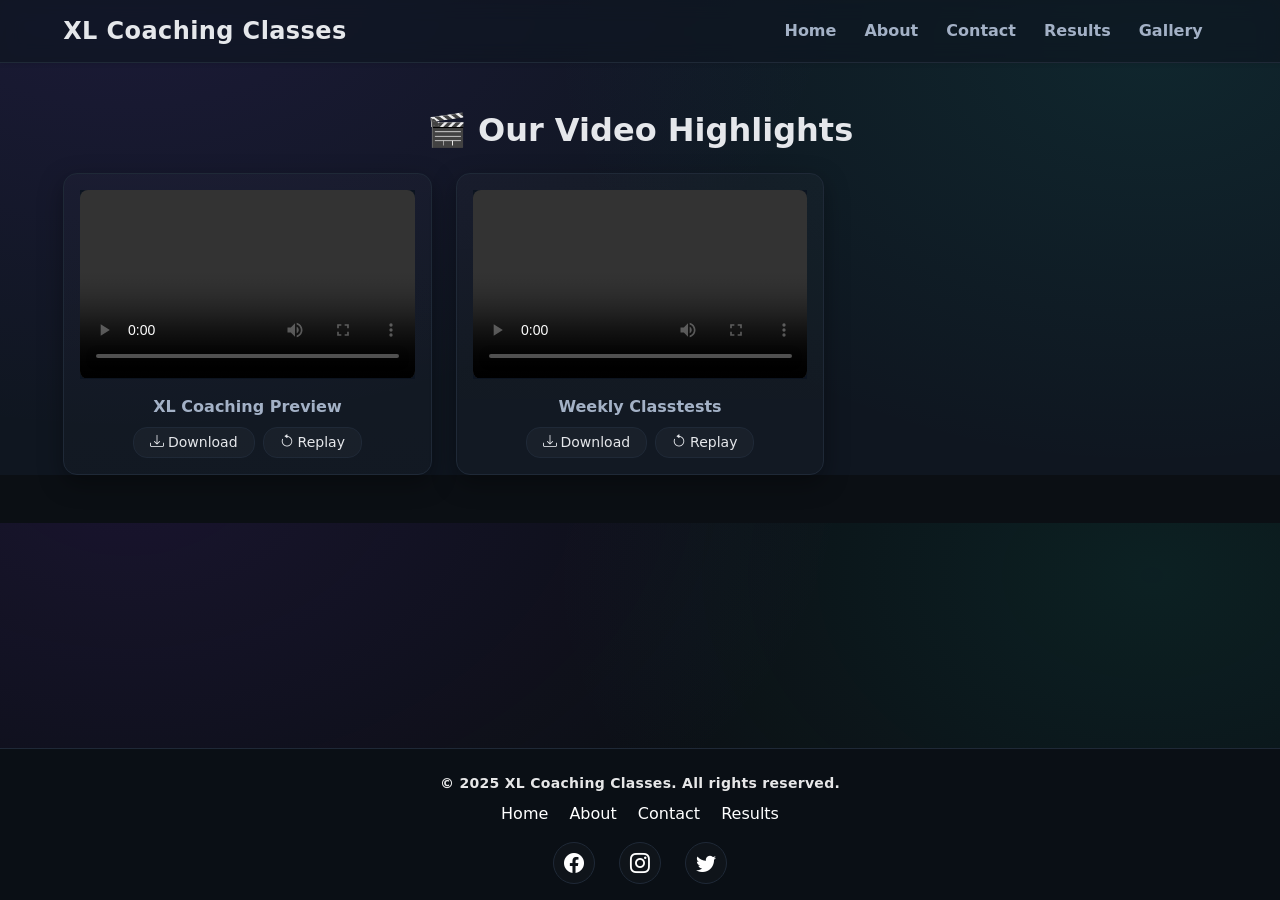
<file: videos.html>
<!DOCTYPE html>
<html lang="en">

<head>
    <meta charset="UTF-8">
    <meta name="viewport" content="width=device-width, initial-scale=1.0">
    <title>XL CLASSES || LEARN TODAY LEAD TOMORROW</title>
    <link rel="stylesheet" href="styles.css">
    <link href="https://cdn.jsdelivr.net/npm/bootstrap@5.3.3/dist/css/bootstrap.min.css" rel="stylesheet"
        integrity="sha384-QWTKZyjpPEjISv5WaRU9OFeRpok6YctnYmDr5pNlyT2bRjXh0JMhjY6hW+ALEwIH" crossorigin="anonymous">
    <style>
        :root {
            --bg: #0b0f14;
            --panel: #0f1620;
            --muted: #1b2430;
            --text: #e5e7eb;
            --text-dim: #a3b1c6;
            --accent: #7c3aed;
            --accent-2: #14b8a6;
            --border: #1f2937;
            --ring: #2563eb;
            --shadow: 0 8px 24px rgba(0, 0, 0, 0.35);
            --radius: 14px;
            --speed: 180ms;
        }

        html,
        body {
            background:
                radial-gradient(1200px 800px at 10% -10%, rgba(124, 58, 237, .12), transparent 60%),
                radial-gradient(1000px 700px at 90% 10%, rgba(20, 184, 166, .10), transparent 60%),
                var(--bg);
            color: var(--text);
            -webkit-font-smoothing: antialiased;
            -moz-osx-font-smoothing: grayscale;
        }

        .bg-light {
            background-color: var(--panel) !important;
        }

        h2,
        h3,
        h4 {
            color: var(--text);
        }

        .container {
            max-width: min(1200px, 92vw);
        }

        .custom-navbar {
            position: sticky;
            top: 0;
            z-index: 1030;
            background: rgba(15, 22, 32, .7) !important;
            backdrop-filter: blur(10px) saturate(120%);
            border-bottom: 1px solid var(--border);
        }

        .custom-navbar .navbar-brand {
            color: var(--text) !important;
            letter-spacing: .4px;
        }

        .custom-navbar .nav-link {
            color: var(--text-dim) !important;
            position: relative;
            padding-inline: clamp(.5rem, 1.2vw, .85rem);
            transition: color var(--speed) ease;
        }

        .custom-navbar .nav-link:hover,
        .custom-navbar .nav-link:focus {
            color: var(--text) !important;
        }

        .custom-navbar .nav-link::after {
            content: "";
            position: absolute;
            left: 10%;
            right: 10%;
            bottom: 6px;
            height: 2px;
            background: linear-gradient(90deg, var(--accent), var(--accent-2));
            transform: scaleX(0);
            transform-origin: left;
            transition: transform var(--speed) ease;
            border-radius: 2px;
        }

        .custom-navbar .nav-link:hover::after,
        .custom-navbar .nav-link:focus::after {
            transform: scaleX(1);
        }

        .navbar-toggler {
            border-color: var(--border) !important;
        }

        .navbar-toggler:focus {
            box-shadow: 0 0 0 3px rgba(37, 99, 235, .35);
        }

        .dropdown-menu {
            background: var(--panel);
            border: 1px solid var(--border);
        }

        .dropdown-item {
            color: var(--text-dim);
        }

        .dropdown-item:hover,
        .dropdown-item:focus {
            background: var(--muted);
            color: var(--text);
        }

        section.container.my-5 {
            margin-block: clamp(1.5rem, 4vw, 3rem) !important;
        }

        .video-card {
            background: linear-gradient(180deg, rgba(255, 255, 255, .02), rgba(255, 255, 255, .01));
            border: 1px solid var(--border);
            border-radius: var(--radius);
            box-shadow: var(--shadow);
            transition: transform var(--speed) ease, box-shadow var(--speed) ease, border-color var(--speed) ease;
            overflow: hidden;
        }

        .video-card:hover {
            transform: translateY(-4px);
            box-shadow: 0 14px 36px rgba(0, 0, 0, .45);
            border-color: rgba(124, 58, 237, .35);
        }

        .ratio {
            background: #0c1420;
        }

        .video-el {
            width: 100%;
            height: 100%;
            border-radius: calc(var(--radius) - 6px);
            outline: none;
            display: block;
            background: #0c1420;
            object-fit: cover;
        }

        .caption {
            color: var(--text-dim);
        }

        .controls-row .btn {
            border-radius: var(--radius);
            border: 1px solid var(--border);
            color: var(--text);
            background: rgba(255, 255, 255, .03);
            transition: transform var(--speed) ease, background var(--speed) ease, border-color var(--speed) ease;
        }

        .controls-row .btn:hover,
        .controls-row .btn:focus {
            transform: translateY(-1px);
            background: rgba(124, 58, 237, .12);
            border-color: rgba(124, 58, 237, .45);
        }

        footer.bg-dark {
            background: #0a0f15 !important;
            border-top: 1px solid var(--border);
        }

        footer a {
            color: var(--text-dim) !important;
        }

        footer a:hover,
        footer a:focus {
            color: var(--text) !important;
            text-decoration: none;
        }

        footer .d-flex.justify-content-center a {
            display: inline-flex;
            align-items: center;
            justify-content: center;
            width: 42px;
            height: 42px;
            border-radius: 50%;
            border: 1px solid var(--border);
            background: rgba(255, 255, 255, .02);
            transition: transform var(--speed) ease, border-color var(--speed) ease, background var(--speed) ease;
        }

        footer .d-flex.justify-content-center a:hover {
            transform: translateY(-2px);
            background: rgba(124, 58, 237, .12);
            border-color: rgba(124, 58, 237, .45);
        }

        #backToTop {
            position: fixed;
            right: 16px;
            bottom: 16px;
            z-index: 1040;
            display: none;
            padding: .7rem .95rem;
            border: none;
            background: linear-gradient(90deg, var(--accent), var(--accent-2));
            color: #08111c;
            font-weight: 700;
            border-radius: 999px;
            box-shadow: var(--shadow);
        }

        #backToTop:hover {
            filter: brightness(1.05);
            transform: translateY(-1px);
        }

        @media (max-width: 991.98px) {
            .custom-navbar .navbar-collapse {
                background: rgba(15, 22, 32, .95);
                border: 1px solid var(--border);
                border-radius: var(--radius);
                padding: .75rem;
                margin-top: .5rem;
            }
        }

        @media (prefers-reduced-motion: reduce) {
            * {
                transition: none !important;
                animation: none !important;
                scroll-behavior: auto !important;
            }
        }

        :focus-visible {
            outline: 2px solid var(--ring);
            outline-offset: 2px;
        }
    </style>
</head>


<body class="bg-light">

    <!-- Navbar -->
    <nav class="navbar navbar-expand-lg navbar-dark bg-primary shadow-sm custom-navbar">
        <div class="container">
            <!-- Brand / Logo -->
            <a class="navbar-brand fw-bold fs-4" href="./index.html">XL Coaching Classes</a>

            <!-- Mobile Toggle -->
            <button class="navbar-toggler" type="button" data-bs-toggle="collapse" data-bs-target="#navbarNav"
                aria-controls="navbarNav" aria-expanded="false" aria-label="Toggle navigation">
                <span class="navbar-toggler-icon"></span>
            </button>

            <!-- Links -->
            <div class="collapse navbar-collapse" id="navbarNav">
                <ul class="navbar-nav ms-auto align-items-lg-center">
                    <li class="nav-item">
                        <a class="nav-link fw-semibold" href="./index.html">Home</a>
                    </li>
                    <li class="nav-item">
                        <a class="nav-link fw-semibold" href="./about.html">About</a>
                    </li>
                    <li class="nav-item">
                        <a class="nav-link fw-semibold" href="./contact.html">Contact</a>
                    </li>
                    <li class="nav-item">
                        <a class="nav-link fw-semibold" href="./result.html">Results</a>
                    </li>
                    <!-- ✅ Gallery Dropdown -->
                    <li class="nav-item dropdown">
                        <a class="nav-link fw-semibold dropdown-toggle" href="#" id="galleryDropdown" role="button"
                            data-bs-toggle="dropdown" aria-expanded="false">
                            Gallery
                        </a>
                        <ul class="dropdown-menu dropdown-menu-end shadow-lg rounded-3 border-0"
                            aria-labelledby="galleryDropdown">
                            <li><a class="dropdown-item py-2" href="./photos.html">📷 Photos</a></li>
                            <li><a class="dropdown-item py-2" href="./videos.html">🎥 Videos</a></li>
                        </ul>
                    </li>
                </ul>
            </div>
        </div>
    </nav>


    <!-- Video Gallery Section -->
    <section class="container my-5">
        <h2 class="text-center mb-4 fw-bold">🎬 Our Video Highlights</h2>
        <div class="row g-4">

            <!-- Local Video 1 -->
            <div class="col-12 col-md-6 col-lg-4">
                <div class="video-card p-3">
                    <div class="ratio ratio-16x9 overflow-hidden">
                        <video class="video-el" preload="metadata" controls>
                            <source src="./assets/galleryVideos/v1.mp4#t=0.1" type="video/mp4">
                            Your browser does not support the video tag.
                        </video>
                    </div>
                    <p class="mt-3 mb-2 text-center fw-semibold caption">XL Coaching Preview</p>
                    <div class="d-flex justify-content-center gap-2 controls-row">
                        <a href="./assets/galleryVideos/v1.mp4" download class="btn btn-sm px-3"><i
                                class="bi bi-download me-1"></i>Download</a>
                        <button class="btn btn-sm px-3" onclick="replayVideo(this)"><i
                                class="bi bi-arrow-counterclockwise me-1"></i>Replay</button>
                    </div>
                </div>
            </div>

            <!-- Local Video 2 -->
            <div class="col-12 col-md-6 col-lg-4">
                <div class="video-card p-3">
                    <div class="ratio ratio-16x9 overflow-hidden">
                        <video class="video-el" preload="metadata" controls>
                            <source src="./assets/galleryVideos/v2.mp4#t=0.1" type="video/mp4">
                            Your browser does not support the video tag.
                        </video>
                    </div>
                    <p class="mt-3 mb-2 text-center fw-semibold caption">Weekly Classtests</p>
                    <div class="d-flex justify-content-center gap-2 controls-row">
                        <a href="./assets/galleryVideos/v2.mp4" download class="btn btn-sm px-3"><i
                                class="bi bi-download me-1"></i>Download</a>
                        <button class="btn btn-sm px-3" onclick="replayVideo(this)"><i
                                class="bi bi-arrow-counterclockwise me-1"></i>Replay</button>
                    </div>
                </div>
            </div>

            <!-- ✅ Add more blocks for more videos -->

        </div>
    </section>


    <!-- Footer -->
    <footer class="bg-dark text-white text-center mt-5 pt-4 pb-3 fixed-bottom">
        <div class="container">

            <!-- Copyright -->
            <p class="mb-2 fw-semibold small">
                © 2025 XL Coaching Classes. All rights reserved.
            </p>

            <!-- Quick Links -->
            <div class="row justify-content-center mb-3">
                <div class="col-auto">
                    <a href="./index.html" class="text-white text-decoration-none me-3">Home</a>
                    <a href="./about.html" class="text-white text-decoration-none me-3">About</a>
                    <a href="./contact.html" class="text-white text-decoration-none me-3">Contact</a>
                    <a href="./result.html" class="text-white text-decoration-none">Results</a>
                </div>
            </div>

            <!-- Social Media -->
            <div class="d-flex justify-content-center gap-4">
                <a href="#" class="text-white fs-5" aria-label="Facebook">
                    <i class="bi bi-facebook"></i>
                </a>
                <a href="https://www.instagram.com/xl_classes" class="text-white fs-5" aria-label="Instagram">
                    <i class="bi bi-instagram"></i>
                </a>
                <a href="#" class="text-white fs-5" aria-label="Twitter">
                    <i class="bi bi-twitter"></i>
                </a>
            </div>

        </div>
    </footer>

    <button id="backToTop" aria-label="Back to top"><i class="bi bi-arrow-up"></i></button>

    <script src="script.js"></script>
    <script src="https://cdn.jsdelivr.net/npm/bootstrap@5.3.3/dist/js/bootstrap.bundle.min.js"
        integrity="sha384-YvpcrYf0tY3lHB60NNkmXc5s9fDVZLESaAA55NDzOxhy9GkcIdslK1eN7N6jIeHz"
        crossorigin="anonymous"></script>
    <!-- Bootstrap Icons (for social media icons) -->
    <link rel="stylesheet" href="https://cdn.jsdelivr.net/npm/bootstrap-icons@1.11.3/font/bootstrap-icons.min.css">

    <script>
        function replayVideo(btn) {
            const card = btn.closest('.video-card');
            const vid = card ? card.querySelector('video') : null;
            if (vid) {
                try { vid.currentTime = 0; vid.play(); } catch (e) { /* no-op */ }
            }
        }

        const btt = document.getElementById('backToTop');
        window.addEventListener('scroll', () => {
            btt.style.display = window.scrollY > 300 ? 'block' : 'none';
        });
        btt.addEventListener('click', () => window.scrollTo({ top: 0, behavior: 'smooth' }));
    </script>
</body>

</html>
</file>
<file: styles.css>
:root {
    --bg: #0b0f14;
    --panel: #0f1620;
    --muted: #1b2430;
    --text: #e5e7eb;
    --text-dim: #a3b1c6;
    --accent: #7c3aed;
    --accent-2: #14b8a6;
    --border: #1f2937;
    --ring: #2563eb;
    --radius: 14px;
    --speed: 180ms;
}

/* Navbar Brand */
.custom-navbar .navbar-brand {
    color: var(--text) !important;
    transition: color var(--speed) ease-in-out;
}

.custom-navbar .navbar-brand:hover {
    color: #ffd700 !important;
}

/* Nav Links (unified) */
.custom-navbar .nav-link,
.navbar-nav .nav-link {
    position: relative;
    display: inline-block;
    font-weight: 600;
    color: var(--text-dim) !important;
    text-decoration: none;
    padding: 8px 12px;
    margin: 0 6px;
    transition: color var(--speed) ease;
    font-size: 1rem;
}

.custom-navbar .nav-link:hover,
.navbar-nav .nav-link:hover {
    color: var(--text) !important;
}

/* Underline (subtle, matches text width) */
.navbar-nav .nav-link::after {
    content: "";
    position: absolute;
    left: 0;
    bottom: 0;
    width: 100%;
    height: 2px;
    transform: scaleX(0);
    transform-origin: left;
    border-radius: 2px;
    background: linear-gradient(90deg, var(--accent), var(--accent-2));
    transition: transform var(--speed) ease-in-out;
}

.navbar-nav .nav-link:hover::after {
    transform: scaleX(1);
}

/* Dropdown */
.custom-navbar .dropdown-menu {
    background: var(--panel);
    border: 1px solid var(--border);
    border-radius: 12px;
    padding: 6px 0;
    min-width: 180px;
}

.custom-navbar .dropdown-item {
    font-weight: 500;
    padding: 10px 14px;
    color: var(--text-dim);
    border-radius: 8px;
    transition: background var(--speed) ease, color var(--speed) ease, transform var(--speed) ease;
}

.custom-navbar .dropdown-item:hover {
    background: var(--muted);
    color: var(--text);
    transform: translateX(4px);
}

/* Footer */
footer {
    background: #0a0f15;
    color: #fff;
}

footer p {
    letter-spacing: .3px;
    font-size: .9rem;
    opacity: .9;
}

footer a {
    color: var(--text-dim) !important;
    font-weight: 500;
    transition: color var(--speed) ease, transform var(--speed) ease;
}

footer a:hover {
    color: #ffc107 !important;
    transform: translateY(-2px);
}

footer .bi {
    transition: transform var(--speed) ease, color var(--speed) ease;
}

footer .bi:hover {
    color: #ffc107;
    transform: scale(1.1);
}

/* Hero + CTA (clean, no heavy animations) */
.hero-section,
.cta-section {
    position: relative;
    color: #fff;
    text-align: center;
    background: linear-gradient(135deg, rgba(124, 58, 237, .25), rgba(20, 184, 166, .2));
}

.hero-section h1,
.cta-section h3 {
    text-shadow: 0 2px 12px rgba(0, 0, 0, .35);
}

.hero-section .btn,
.cta-section .btn {
    font-weight: 600;
    transition: transform var(--speed) ease, box-shadow var(--speed) ease, background var(--speed) ease, color var(--speed) ease;
}

.hero-section .btn:hover,
.cta-section .btn:hover {
    background: #ffc107;
    color: #000 !important;
    transform: translateY(-2px);
    box-shadow: 0 8px 20px rgba(0, 0, 0, .25);
}
</file>
